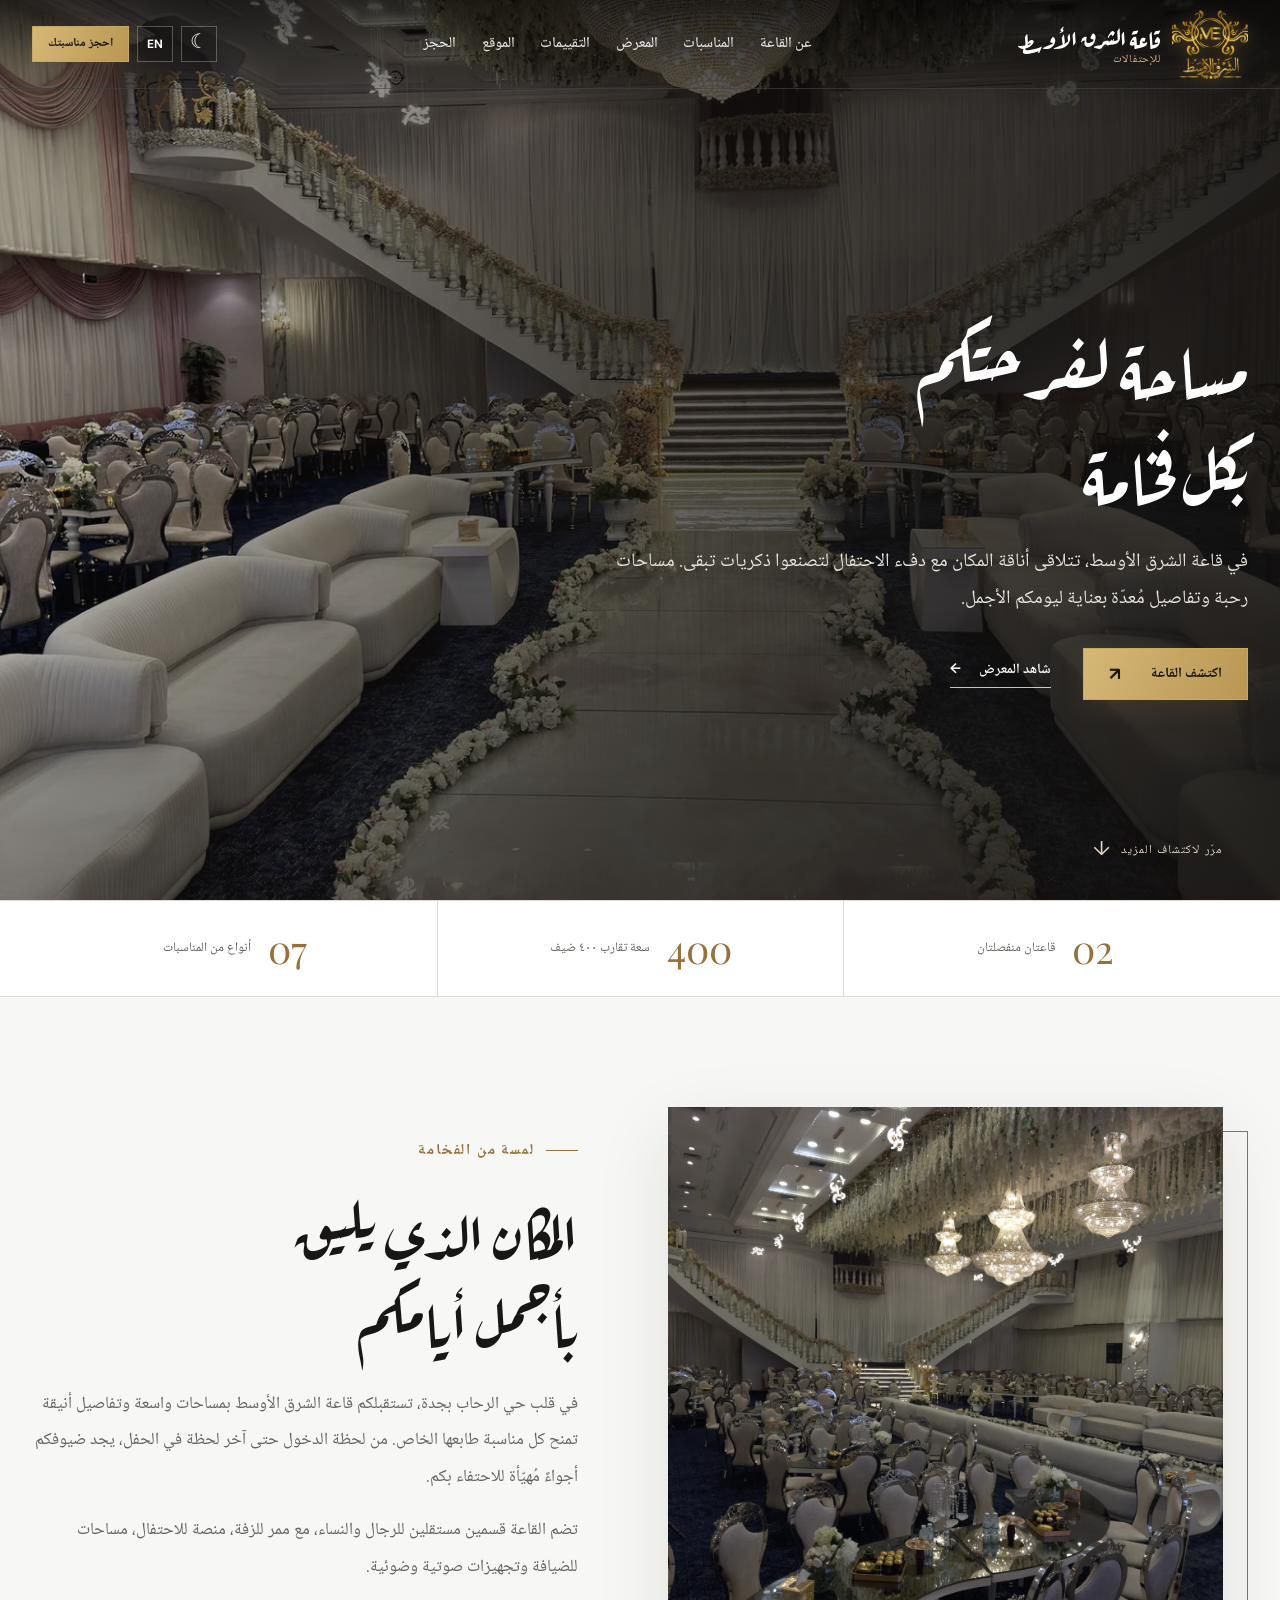
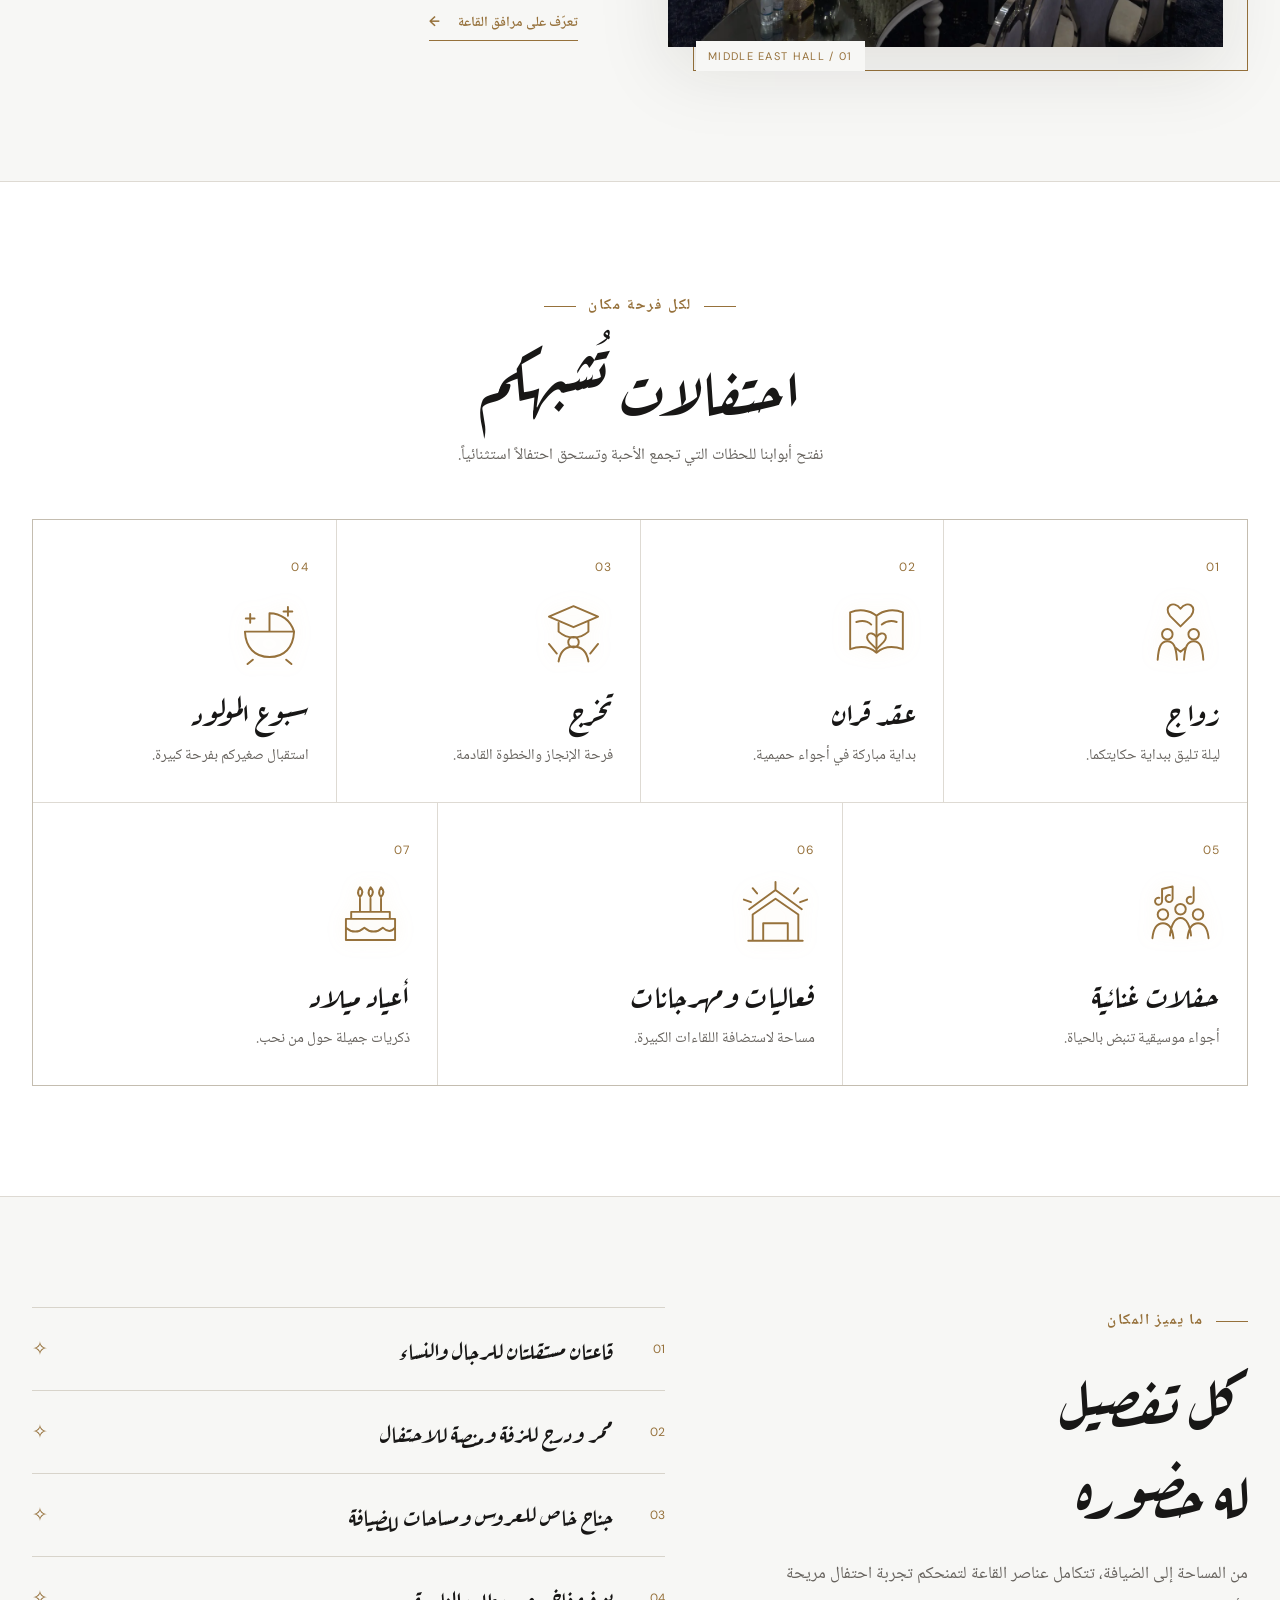
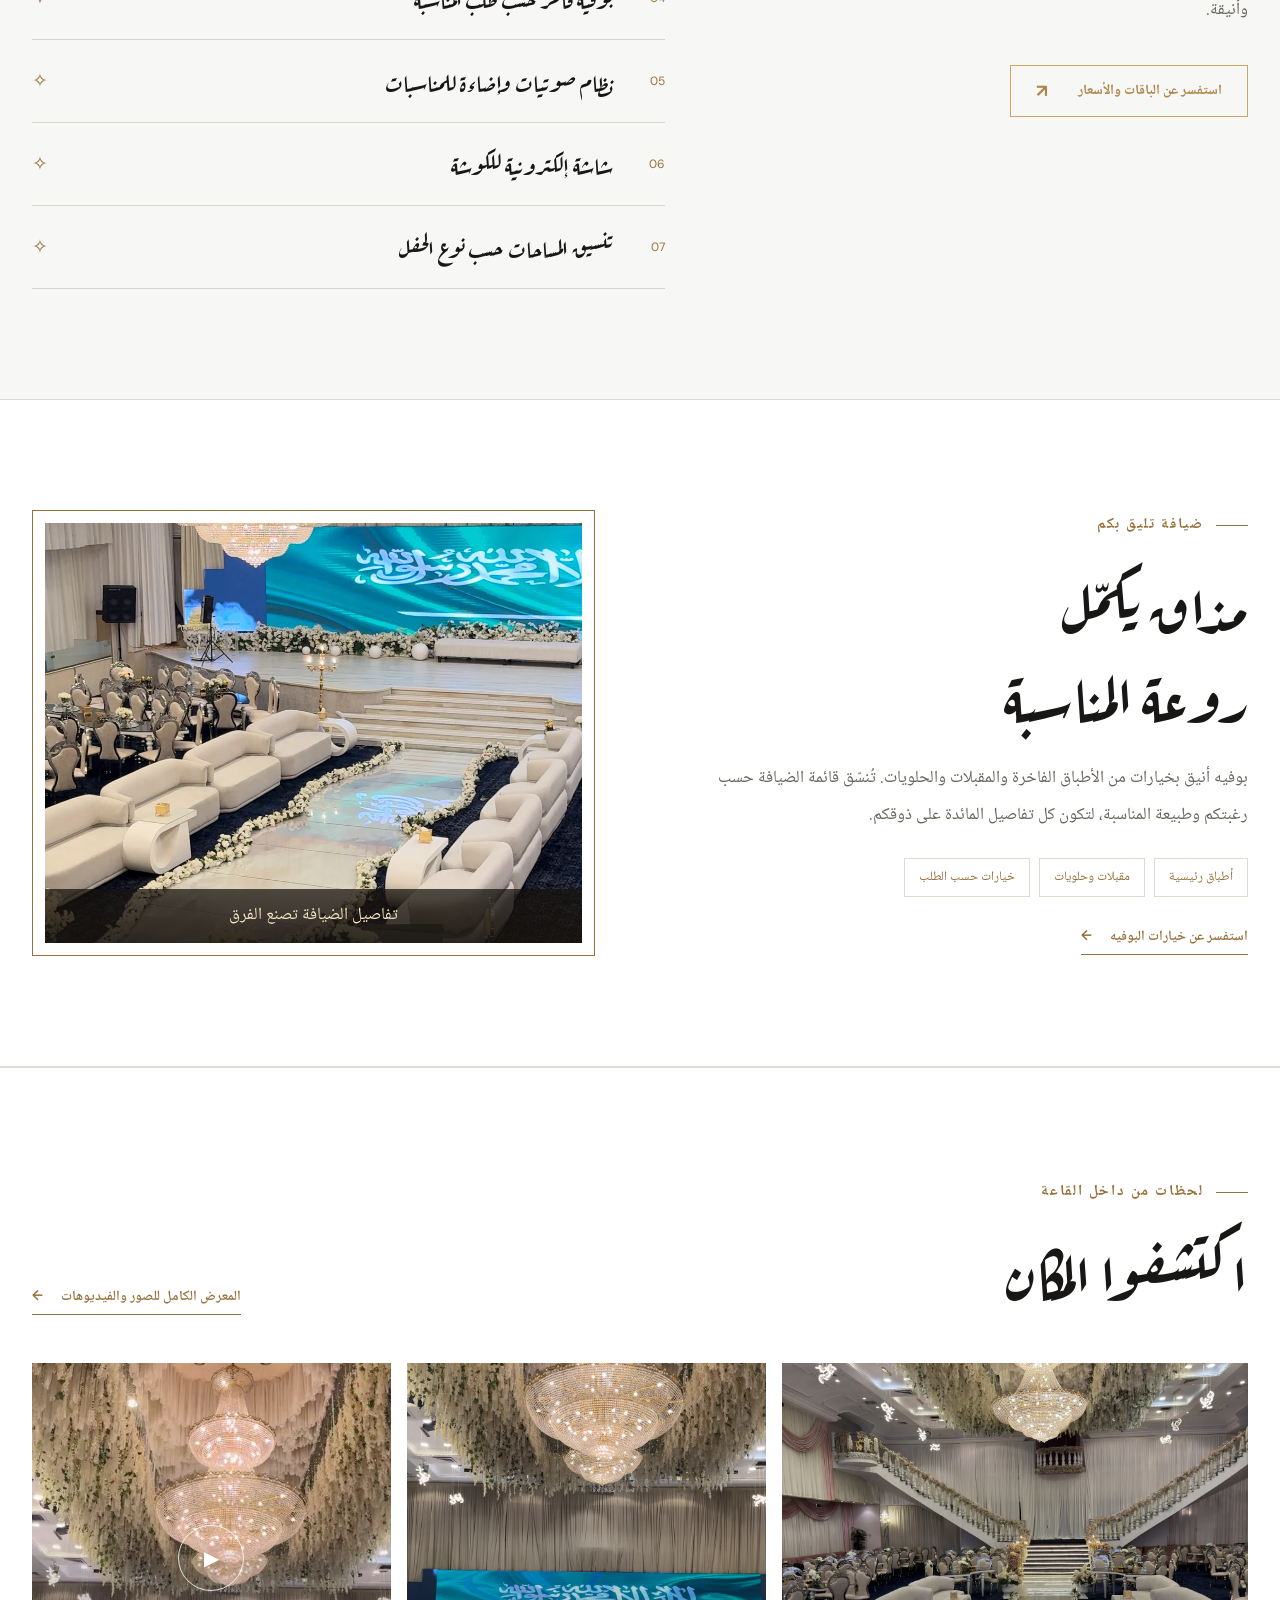
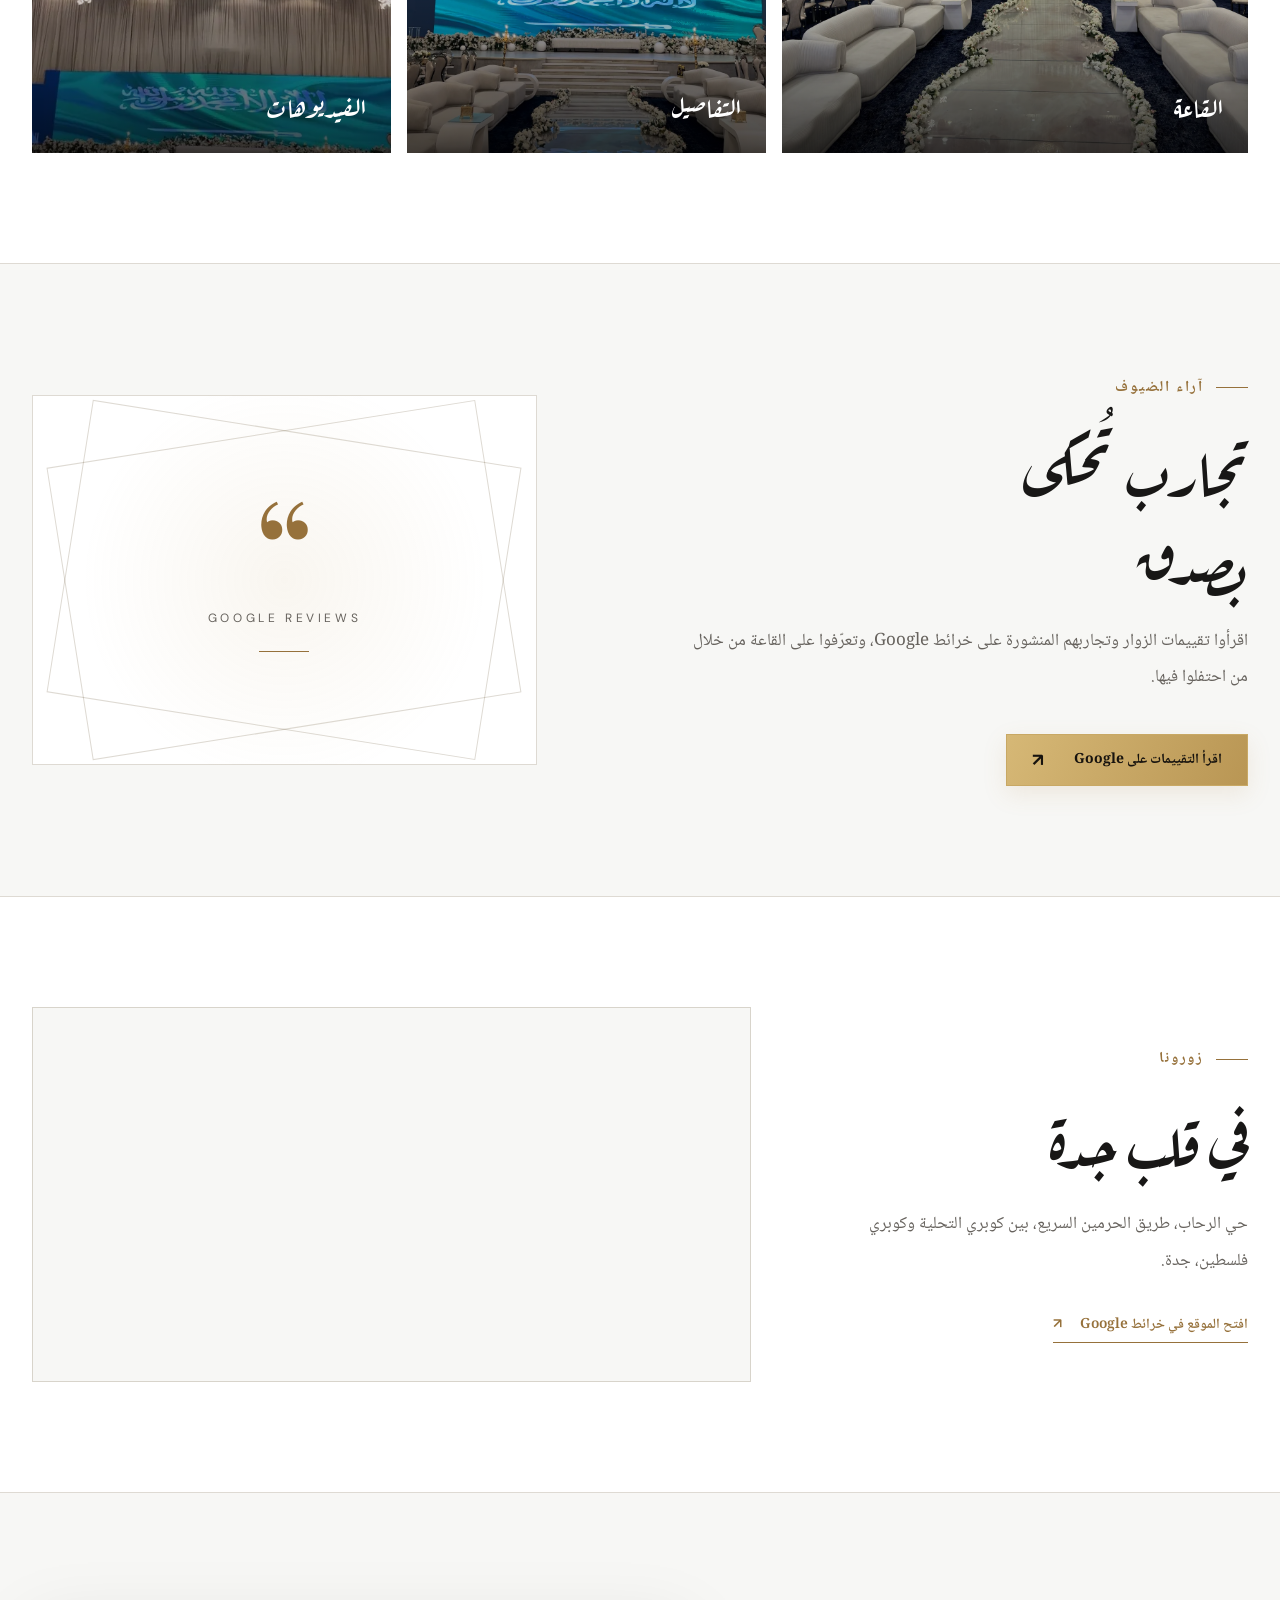
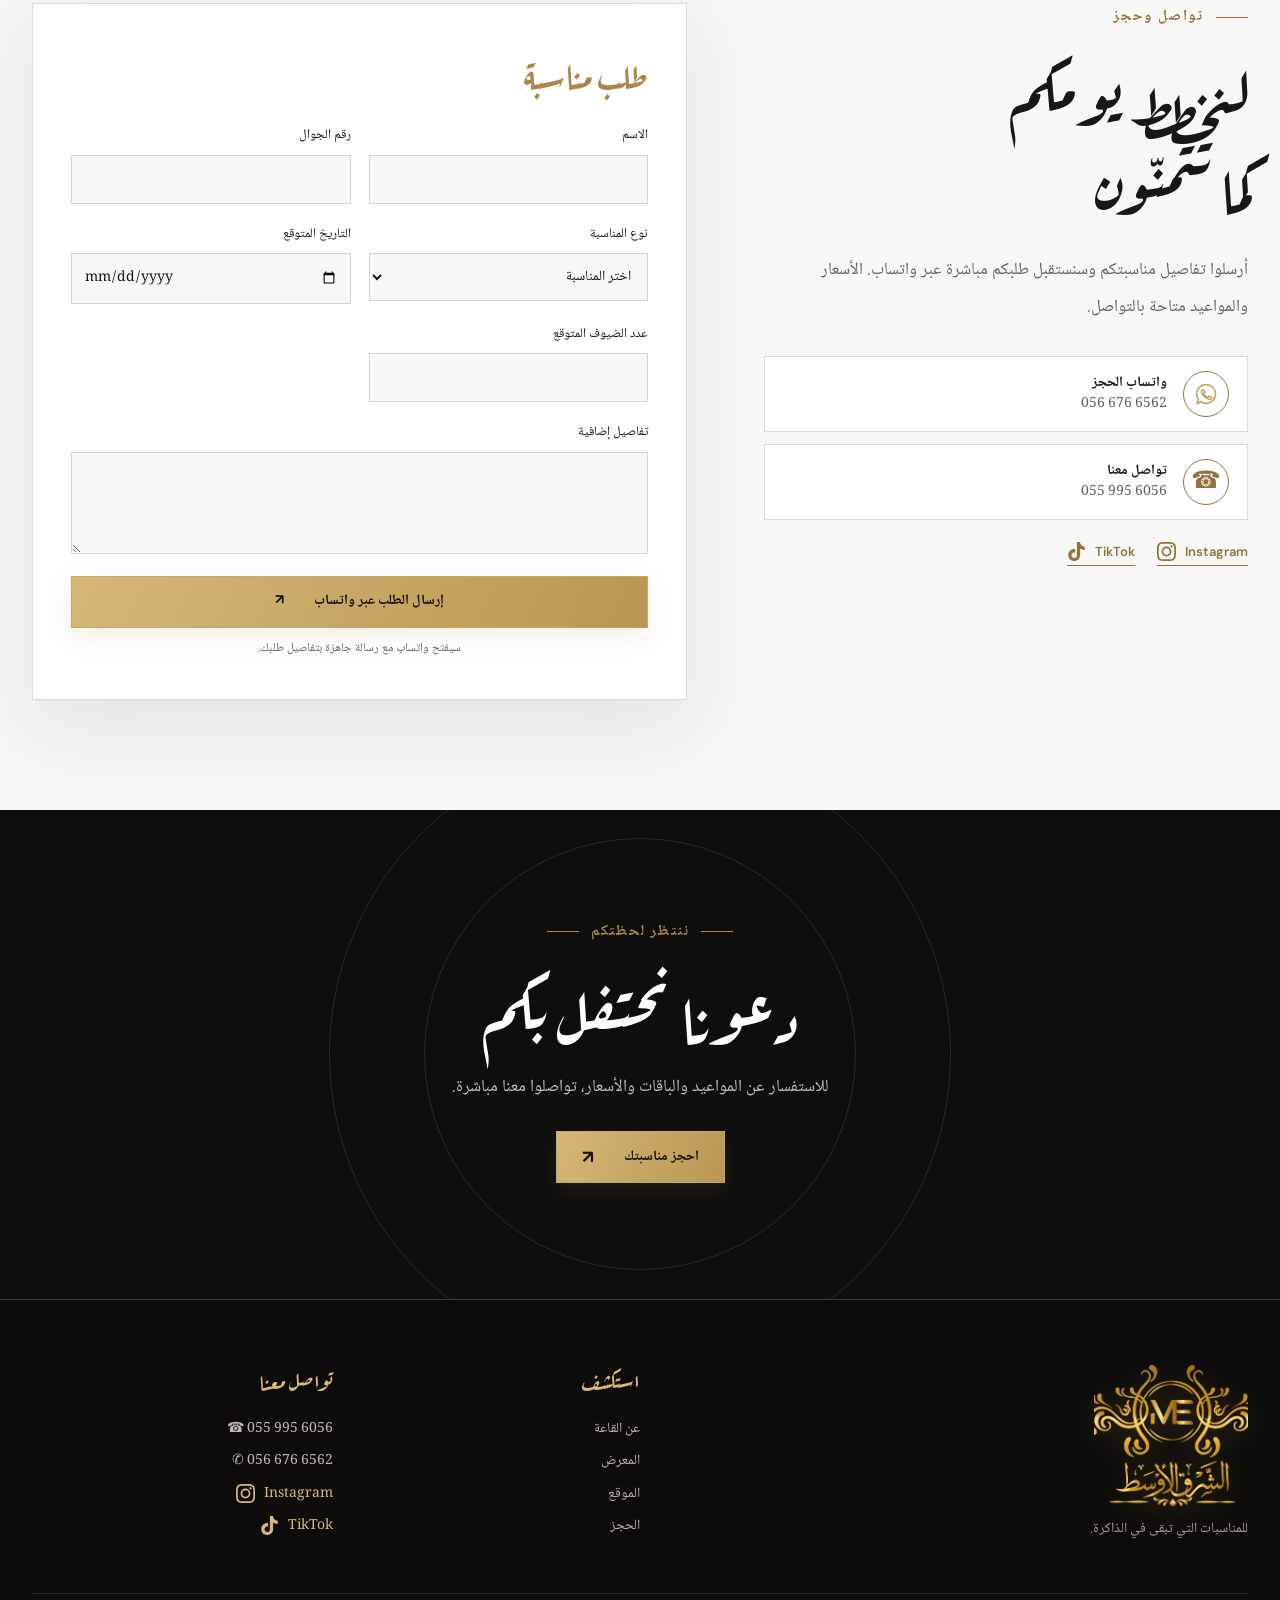
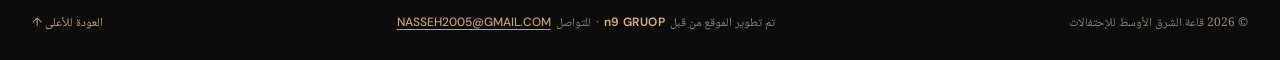
<file: index.html>
<!doctype html>
<html lang="ar" dir="rtl" data-theme="light">
<head>
  <meta charset="utf-8">
  <meta name="viewport" content="width=device-width, initial-scale=1">
  <meta name="theme-color" content="#f7f7f5">
  <meta name="description" content="قاعة الشرق الأوسط للإحتفالات في حي الرحاب بجدة. قاعتان للاحتفالات، للأعراس والتخرج والمناسبات الخاصة. اكتشف القاعة وتواصل للحجز.">
  <title>قاعة الشرق الأوسط للإحتفالات | جدة</title>
  <link rel="icon" type="image/svg+xml" href="favicon.svg">
  <link rel="preconnect" href="https://fonts.googleapis.com">
  <link rel="preconnect" href="https://fonts.gstatic.com" crossorigin>
  <link href="https://fonts.googleapis.com/css2?family=Aref+Ruqaa:wght@400;700&family=DM+Sans:wght@400;500;600;700&family=Noto+Naskh+Arabic:wght@400;500;600;700&family=Playfair+Display:wght@400;500;600&display=swap" rel="stylesheet">
  <link rel="stylesheet" href="styles.css">
  <script defer src="main.js"></script>
</head>
<body data-page="home">
  <a class="skip-link" href="#main" data-i18n="skip">تخطَّ إلى المحتوى</a>

  <header class="site-header" id="top">
    <div class="shell header-shell">
      <a class="brand" href="index.html" aria-label="قاعة الشرق الأوسط للإحتفالات">
        <img src="assets/brand-logo-transparent.png" alt="شعار قاعة الشرق الأوسط" width="76" height="70">
        <span class="brand-text"><strong data-i18n="brand">قاعة الشرق الأوسط</strong><small data-i18n="brandSub">للإحتفالات</small></span>
      </a>
      <nav class="site-nav" id="site-nav" aria-label="التنقل الرئيسي">
        <a href="#about" data-i18n="navAbout">عن القاعة</a>
        <a href="#occasions" data-i18n="navOccasions">المناسبات</a>
        <a href="#gallery" data-i18n="navGallery">المعرض</a>
        <a href="#reviews" data-i18n="navReviews">التقييمات</a>
        <a href="#location" data-i18n="navLocation">الموقع</a>
        <a href="#booking" data-i18n="navBooking">الحجز</a>
      </nav>
      <div class="header-actions">
        <button class="icon-button" id="theme-toggle" type="button" aria-label="تفعيل الوضع الداكن" title="الوضع الداكن"><span aria-hidden="true">☾</span></button>
        <button class="lang-button" id="lang-toggle" type="button" aria-label="Switch to English">EN</button>
        <a class="button button-small header-book" href="https://wa.me/966566766562?text=%D9%85%D8%B1%D8%AD%D8%A8%D8%A7%D8%8C%20%D8%A3%D8%B1%D8%BA%D8%A8%20%D8%A8%D8%A7%D9%84%D8%A7%D8%B3%D8%AA%D9%81%D8%B3%D8%A7%D8%B1%20%D8%B9%D9%86%20%D8%AD%D8%AC%D8%B2%20%D9%82%D8%A7%D8%B9%D8%A9%20%D8%A7%D9%84%D8%B4%D8%B1%D9%82%20%D8%A7%D9%84%D8%A3%D9%88%D8%B3%D8%B7" target="_blank" rel="noopener" data-i18n="bookNow">احجز مناسبتك</a>
        <button class="menu-button" id="menu-toggle" type="button" aria-controls="site-nav" aria-expanded="false" aria-label="فتح القائمة"><span></span><span></span><span></span></button>
      </div>
    </div>
  </header>

  <main id="main">
    <section class="hero" aria-labelledby="hero-title">
      <div class="hero-photo" role="img" aria-label="قاعة الشرق الأوسط مجهزة للاحتفال"></div>
      <div class="hero-wash"></div>
      <div class="shell hero-content">
        <h1 id="hero-title" data-i18n="heroTitle">مساحة لفرحتكم<br>بكل فخامة</h1>
        <p class="hero-description" data-i18n="heroDescription">في قاعة الشرق الأوسط، تتلاقى أناقة المكان مع دفء الاحتفال لتصنعوا ذكريات تبقى. مساحات رحبة وتفاصيل مُعدّة بعناية ليومكم الأجمل.</p>
        <div class="hero-actions">
          <a class="button" href="#about"><span data-i18n="exploreHall">اكتشف القاعة</span><span class="button-arrow" aria-hidden="true">↗</span></a>
          <a class="text-link light-link" href="gallery.html"><span data-i18n="browseGallery">شاهد المعرض</span><span aria-hidden="true">←</span></a>
        </div>
      </div>
      <div class="hero-bottom"><span data-i18n="scrollHint">مرّر لاكتشاف المزيد</span><span aria-hidden="true">↓</span></div>
    </section>

    <section class="intro-stats" aria-label="لمحة عن القاعة">
      <div class="shell stats-grid">
        <div><strong>02</strong><span data-i18n="statHalls">قاعتان منفصلتان</span></div>
        <div><strong>400</strong><span data-i18n="statGuests">سعة تقارب ٤٠٠ ضيف</span></div>
        <div><strong>07</strong><span data-i18n="statEvents">أنواع من المناسبات</span></div>
      </div>
    </section>

    <section class="section about-section" id="about">
      <div class="shell about-grid">
        <div class="about-visual">
          <div class="image-frame"><img src="assets/venue/photos/hall-side.webp" alt="جلسات الضيوف والثريات داخل قاعة الشرق الأوسط" loading="lazy"></div>
          <span class="image-index">01 / MIDDLE EAST HALL</span>
        </div>
        <div class="about-copy">
          <p class="eyebrow"><span class="eyebrow-line"></span><span data-i18n="aboutEyebrow">لمسة من الفخامة</span></p>
          <h2 data-i18n="aboutTitle">المكان الذي يليق<br>بأجمل أيامكم</h2>
          <p data-i18n="aboutText">في قلب حي الرحاب بجدة، تستقبلكم قاعة الشرق الأوسط بمساحات واسعة وتفاصيل أنيقة تمنح كل مناسبة طابعها الخاص. من لحظة الدخول حتى آخر لحظة في الحفل، يجد ضيوفكم أجواءً مُهيّأة للاحتفاء بكم.</p>
          <p data-i18n="aboutText2">تضم القاعة قسمين مستقلين للرجال والنساء، مع ممر للزفة، منصة للاحتفال، مساحات للضيافة وتجهيزات صوتية وضوئية.</p>
          <a class="text-link" href="#services"><span data-i18n="discoverServices">تعرّف على مرافق القاعة</span><span aria-hidden="true">←</span></a>
        </div>
      </div>
    </section>

    <section class="section occasions-section" id="occasions">
      <div class="shell">
        <div class="section-heading centered">
          <p class="eyebrow"><span class="eyebrow-line"></span><span data-i18n="occasionsEyebrow">لكل فرحة مكان</span><span class="eyebrow-line"></span></p>
          <h2 data-i18n="occasionsTitle">احتفالات تُشبهكم</h2>
          <p data-i18n="occasionsIntro">نفتح أبوابنا للحظات التي تجمع الأحبة وتستحق احتفالاً استثنائياً.</p>
        </div>
        <div class="occasion-grid">
          <article class="occasion-card"><span class="occasion-number">01</span><svg class="occasion-art wedding-art" viewBox="0 0 90 90" aria-hidden="true"><path class="pulse" d="M45 18c-8-11-20-2-12 8l12 12 12-12c8-10-4-19-12-8Z"/><g class="sway"><circle cx="30" cy="47" r="6"/><circle cx="60" cy="47" r="6"/><path d="M19 76c1-15 4-21 11-21s10 6 11 21M49 76c1-15 4-21 11-21s10 6 11 21M39 62l6 5 6-5"/></g></svg><h3 data-i18n="weddings">زواج</h3><p data-i18n="weddingsText">ليلة تليق ببداية حكايتكما.</p></article>
          <article class="occasion-card"><span class="occasion-number">02</span><svg class="occasion-art" viewBox="0 0 90 90" aria-hidden="true"><path d="M45 26c-8-7-20-8-30-4v42c11-4 22-3 30 4 8-7 19-8 30-4V22c-10-4-22-3-30 4Zm0 0v42M22 33c7-2 13-1 17 3M51 36c5-4 11-5 17-3"/><path class="pulse" d="M45 50c-7-9-15-1-8 6l8 8 8-8c7-7-1-15-8-6Z"/></svg><h3 data-i18n="marriageContract">عقد قران</h3><p data-i18n="marriageContractText">بداية مباركة في أجواء حميمية.</p></article>
          <article class="occasion-card"><span class="occasion-number">03</span><svg class="occasion-art graduation-art" viewBox="0 0 90 90" aria-hidden="true"><g class="toss"><path d="m45 15 28 12-28 12-28-12 28-12Zm17 18v10M28 34v10c10 9 24 9 34 0V34"/></g><circle cx="45" cy="56" r="6"/><path d="M28 78c2-12 8-17 17-17s15 5 17 17M26 69l-9-11M64 69l9-11"/></svg><h3 data-i18n="graduations">تخرج</h3><p data-i18n="graduationsText">فرحة الإنجاز والخطوة القادمة.</p></article>
          <article class="occasion-card"><span class="occasion-number">04</span><svg class="occasion-art baby-art" viewBox="0 0 90 90" aria-hidden="true"><path class="rock" d="M17 44h56c-1 18-11 29-28 29S18 62 17 44Zm28 0V23c13 0 24 8 28 21M26 76l-6 5M64 76l6 5"/><path class="pulse" d="M23 24v10m-5-5h10M66 16v10m-5-5h10"/></svg><h3 data-i18n="babyWelcome">سبوع المولود</h3><p data-i18n="babyWelcomeText">استقبال صغيركم بفرحة كبيرة.</p></article>
          <article class="occasion-card"><span class="occasion-number">05</span><svg class="occasion-art concert-art" viewBox="0 0 90 90" aria-hidden="true"><circle cx="25" cy="45" r="6"/><circle cx="45" cy="39" r="6"/><circle cx="65" cy="45" r="6"/><path d="M13 72c1-10 5-17 12-17s11 7 12 17M33 69c1-11 5-20 12-20s11 9 12 20M53 72c1-10 5-17 12-17s11 7 12 17"/><g class="notes"><path d="M24 16v14a4 4 0 1 1-3-4m3-10 12-3v14a4 4 0 1 1-3-4M60 14v15a4 4 0 1 1-3-4"/></g></svg><h3 data-i18n="concerts">حفلات غنائية</h3><p data-i18n="concertsText">أجواء موسيقية تنبض بالحياة.</p></article>
          <article class="occasion-card"><span class="occasion-number">06</span><svg class="occasion-art festival-art" viewBox="0 0 90 90" aria-hidden="true"><path d="M14 75h62M19 75V45l26-18 26 18v30M31 75V55h28v20M15 39l30-22 30 22"/><g class="spark"><path d="M45 8v8M19 15l5 6M71 15l-5 6M9 28l8 3M81 28l-8 3"/></g></svg><h3 data-i18n="festivals">فعاليات ومهرجانات</h3><p data-i18n="festivalsText">مساحة لاستضافة اللقاءات الكبيرة.</p></article>
          <article class="occasion-card"><span class="occasion-number">07</span><svg class="occasion-art birthday-art" viewBox="0 0 90 90" aria-hidden="true"><path d="M17 50h56v24H17V50Zm0 10c7 6 14 6 21 0 7 6 14 6 21 0 5 5 10 5 14 0M23 50v-8h44v8M33 42V27M45 42V27M57 42V27"/><g class="flame"><path d="M33 25c-4-4-2-8 0-11 3 3 4 7 0 11Zm12 0c-4-4-2-8 0-11 3 3 4 7 0 11Zm12 0c-4-4-2-8 0-11 3 3 4 7 0 11Z"/></g></svg><h3 data-i18n="birthdays">أعياد ميلاد</h3><p data-i18n="birthdaysText">ذكريات جميلة حول من نحب.</p></article>
        </div>
      </div>
    </section>

    <section class="section services-section" id="services">
      <div class="shell services-grid">
        <div class="services-heading">
          <p class="eyebrow"><span class="eyebrow-line"></span><span data-i18n="servicesEyebrow">ما يميز المكان</span></p>
          <h2 data-i18n="servicesTitle">كل تفصيل<br>له حضوره</h2>
          <p data-i18n="servicesIntro">من المساحة إلى الضيافة، تتكامل عناصر القاعة لتمنحكم تجربة احتفال مريحة وأنيقة.</p>
          <a class="button button-outline" href="https://wa.me/966566766562?text=%D9%85%D8%B1%D8%AD%D8%A8%D8%A7%D8%8C%20%D8%A3%D8%B1%D8%BA%D8%A8%20%D8%A8%D9%85%D8%B9%D8%B1%D9%81%D8%A9%20%D8%A8%D8%A7%D9%82%D8%A7%D8%AA%20%D9%82%D8%A7%D8%B9%D8%A9%20%D8%A7%D9%84%D8%B4%D8%B1%D9%82%20%D8%A7%D9%84%D8%A3%D9%88%D8%B3%D8%B7" target="_blank" rel="noopener"><span data-i18n="askPrice">استفسر عن الباقات والأسعار</span><span class="button-arrow" aria-hidden="true">↗</span></a>
        </div>
        <div class="services-list">
          <div class="service-row"><span>01</span><h3 data-i18n="service1">قاعتان مستقلتان للرجال والنساء</h3><span aria-hidden="true">✧</span></div>
          <div class="service-row"><span>02</span><h3 data-i18n="service2">ممر ودرج للزفة ومنصة للاحتفال</h3><span aria-hidden="true">✧</span></div>
          <div class="service-row"><span>03</span><h3 data-i18n="service3">جناح خاص للعروس ومساحات للضيافة</h3><span aria-hidden="true">✧</span></div>
          <div class="service-row"><span>04</span><h3 data-i18n="service4">بوفيه فاخر حسب طلب المناسبة</h3><span aria-hidden="true">✧</span></div>
          <div class="service-row"><span>05</span><h3 data-i18n="service5">نظام صوتيات وإضاءة للمناسبات</h3><span aria-hidden="true">✧</span></div>
          <div class="service-row"><span>06</span><h3 data-i18n="service6">شاشة إلكترونية للكوشة</h3><span aria-hidden="true">✧</span></div>
          <div class="service-row"><span>07</span><h3 data-i18n="service7">تنسيق المساحات حسب نوع الحفل</h3><span aria-hidden="true">✧</span></div>
        </div>
      </div>
    </section>

    <section class="section buffet-section" id="buffet">
      <div class="shell buffet-grid">
        <div class="buffet-copy"><p class="eyebrow"><span class="eyebrow-line"></span><span data-i18n="buffetEyebrow">ضيافة تليق بكم</span></p><h2 data-i18n="buffetTitle">مذاق يكمّل|روعة المناسبة</h2><p data-i18n="buffetText">بوفيه أنيق بخيارات من الأطباق الفاخرة والمقبلات والحلويات. تُنسّق قائمة الضيافة حسب رغبتكم وطبيعة المناسبة، لتكون كل تفاصيل المائدة على ذوقكم.</p><div class="buffet-points"><span data-i18n="buffetPoint1">أطباق رئيسية</span><span data-i18n="buffetPoint2">مقبلات وحلويات</span><span data-i18n="buffetPoint3">خيارات حسب الطلب</span></div><a class="text-link" href="#booking"><span data-i18n="planBuffet">استفسر عن خيارات البوفيه</span><span aria-hidden="true">←</span></a></div>
        <div class="buffet-visual"><img src="assets/venue/photos/stage-side.webp" alt="جلسات الضيوف وتجهيزات القاعة" loading="lazy"><span data-i18n="buffetCaption">تفاصيل الضيافة تصنع الفرق</span></div>
      </div>
    </section>

    <section class="section gallery-preview" id="gallery">
      <div class="shell">
        <div class="section-heading split-heading">
          <div><p class="eyebrow"><span class="eyebrow-line"></span><span data-i18n="galleryEyebrow">لحظات من داخل القاعة</span></p><h2 data-i18n="galleryTitle">اكتشفوا المكان</h2></div>
          <a class="text-link" href="gallery.html"><span data-i18n="allGallery">المعرض الكامل للصور والفيديوهات</span><span aria-hidden="true">←</span></a>
        </div>
        <div class="preview-grid">
          <a class="preview-tile preview-large" href="gallery.html"><img src="assets/venue/photos/aisle.webp" alt="ممر الاحتفال ومنصة الحفل" loading="eager"><span data-i18n="previewHall">القاعة</span></a>
          <a class="preview-tile" href="gallery.html"><img src="assets/venue/photos/stage-front.webp" alt="الثريات ومنصة الحفل" loading="eager"><span data-i18n="previewDetails">التفاصيل</span></a>
          <a class="preview-tile" href="gallery.html#videos"><img src="assets/venue/posters/chandeliers.webp" alt="مشهد من فيديو القاعة" loading="lazy"><span class="play-mark" aria-hidden="true">▶</span><span data-i18n="previewVideos">الفيديوهات</span></a>
        </div>
      </div>
    </section>

    <section class="section reviews-section" id="reviews">
      <div class="shell review-grid">
        <div><p class="eyebrow"><span class="eyebrow-line"></span><span data-i18n="reviewsEyebrow">آراء الضيوف</span></p><h2 data-i18n="reviewsTitle">تجارب تُحكى<br>بصدق</h2><p data-i18n="reviewsText">اقرأوا تقييمات الزوار وتجاربهم المنشورة على خرائط Google، وتعرّفوا على القاعة من خلال من احتفلوا فيها.</p><a class="button" href="https://www.google.com/maps?cid=5537637348381846499" target="_blank" rel="noopener"><span data-i18n="readGoogle">اقرأ التقييمات على Google</span><span class="button-arrow" aria-hidden="true">↗</span></a></div>
        <div class="review-visual" aria-hidden="true"><span class="quote-mark">“</span><span class="review-visual-text">GOOGLE REVIEWS</span><span class="review-visual-line"></span></div>
      </div>
    </section>

    <section class="section location-section" id="location">
      <div class="shell location-grid">
        <div class="location-copy"><p class="eyebrow"><span class="eyebrow-line"></span><span data-i18n="locationEyebrow">زورونا</span></p><h2 data-i18n="locationTitle">في قلب جدة</h2><p data-i18n="locationText">حي الرحاب، طريق الحرمين السريع، بين كوبري التحلية وكوبري فلسطين، جدة.</p><a class="text-link" href="https://www.google.com/maps?cid=5537637348381846499" target="_blank" rel="noopener"><span data-i18n="directions">افتح الموقع في خرائط Google</span><span aria-hidden="true">↗</span></a></div>
        <div class="map-frame"><iframe title="موقع قاعة الشرق الأوسط على الخريطة" src="https://www.google.com/maps?q=Middle%20Eastern%20Hall%20Al-Rehab%20Jeddah&output=embed" loading="lazy" referrerpolicy="no-referrer-when-downgrade" allowfullscreen></iframe></div>
      </div>
    </section>

    <section class="section booking-section" id="booking"><div class="shell booking-grid"><div class="booking-copy"><p class="eyebrow"><span class="eyebrow-line"></span><span data-i18n="bookingEyebrow">تواصل وحجز</span></p><h2 data-i18n="bookingTitle">لنخطط يومكم|كما تتمنّون</h2><p data-i18n="bookingIntro">أرسلوا تفاصيل مناسبتكم وسنستقبل طلبكم مباشرة عبر واتساب. الأسعار والمواعيد متاحة بالتواصل.</p><div class="contact-options"><a class="contact-option" href="https://wa.me/966566766562" target="_blank" rel="noopener"><span class="contact-icon" aria-hidden="true">✆</span><span><strong data-i18n="whatsappLabel">واتساب الحجز</strong><small dir="ltr">056 676 6562</small></span></a><a class="contact-option" href="tel:+966559956056"><span class="contact-icon" aria-hidden="true">☎</span><span><strong data-i18n="callLabel">تواصل معنا</strong><small dir="ltr">055 995 6056</small></span></a></div><div class="social-links"><a class="social-link" href="https://www.instagram.com/meweddings/?hl=ar" target="_blank" rel="noopener" aria-label="Instagram"><span class="social-icon social-icon-instagram" aria-hidden="true"></span><span>Instagram</span></a><a class="social-link" href="https://www.tiktok.com/@meweddinghall" target="_blank" rel="noopener" aria-label="TikTok"><span class="social-icon social-icon-tiktok" aria-hidden="true"></span><span>TikTok</span></a></div></div><form class="booking-form" id="booking-form"><h3 data-i18n="formTitle">طلب مناسبة</h3><div class="form-grid"><label><span data-i18n="formName">الاسم</span><input name="name" type="text" autocomplete="name" required></label><label><span data-i18n="formPhone">رقم الجوال</span><input name="phone" type="tel" inputmode="tel" autocomplete="tel" dir="ltr" required></label><label><span data-i18n="formOccasion">نوع المناسبة</span><select name="occasion" required><option value="" data-i18n="formChoose">اختر المناسبة</option><option data-i18n="weddings">زواج</option><option data-i18n="marriageContract">عقد قران</option><option data-i18n="graduations">تخرج</option><option data-i18n="babyWelcome">سبوع المولود</option><option data-i18n="concerts">حفلات غنائية</option><option data-i18n="festivals">فعاليات ومهرجانات</option><option data-i18n="birthdays">أعياد ميلاد</option></select></label><label><span data-i18n="formDate">التاريخ المتوقع</span><input name="date" type="date" required></label><label><span data-i18n="formGuests">عدد الضيوف المتوقع</span><input name="guests" type="number" min="1" max="1000" inputmode="numeric"></label><label class="full-field"><span data-i18n="formNotes">تفاصيل إضافية</span><textarea name="notes" rows="3"></textarea></label></div><button class="button form-submit" type="submit"><span data-i18n="formSubmit">إرسال الطلب عبر واتساب</span><span aria-hidden="true">↗</span></button><p class="form-hint" data-i18n="formHint">سيفتح واتساب مع رسالة جاهزة بتفاصيل طلبك.</p></form></div></section>
    <section class="closing-cta"><div class="shell closing-inner"><p class="eyebrow"><span class="eyebrow-line"></span><span data-i18n="closingEyebrow">ننتظر لحظتكم</span><span class="eyebrow-line"></span></p><h2 data-i18n="closingTitle">دعونا نحتفل بكم</h2><p data-i18n="closingText">للاستفسار عن المواعيد والباقات والأسعار، تواصلوا معنا مباشرة.</p><a class="button" href="#booking"><span data-i18n="bookNow">احجز مناسبتك</span><span class="button-arrow" aria-hidden="true">↗</span></a></div></section>
  </main>

  <footer class="site-footer"><div class="shell footer-grid"><div class="footer-brand"><img src="assets/brand-logo-transparent.png" alt="شعار قاعة الشرق الأوسط" width="142" height="132"><p data-i18n="footerLine">للمناسبات التي تبقى في الذاكرة.</p></div><div><h3 data-i18n="footerExplore">استكشف</h3><a href="#about" data-i18n="navAbout">عن القاعة</a><a href="gallery.html" data-i18n="navGallery">المعرض</a><a href="#location" data-i18n="navLocation">الموقع</a><a href="#booking" data-i18n="navBooking">الحجز</a></div><div><h3 data-i18n="footerContact">تواصل معنا</h3><a href="tel:+966559956056" dir="ltr">☎ 055 995 6056</a><a href="https://wa.me/966566766562" target="_blank" rel="noopener" dir="ltr">✆ 056 676 6562</a><a class="social-link" href="https://www.instagram.com/meweddings/?hl=ar" target="_blank" rel="noopener"><span class="social-icon social-icon-instagram" aria-hidden="true"></span><span>Instagram</span></a><a class="social-link" href="https://www.tiktok.com/@meweddinghall" target="_blank" rel="noopener"><span class="social-icon social-icon-tiktok" aria-hidden="true"></span><span>TikTok</span></a></div></div><div class="shell footer-bottom"><span>© <span id="year"></span> <span data-i18n="copyright">قاعة الشرق الأوسط للإحتفالات</span></span><span class="developer-credit"><span data-i18n="devCredit">تم تطوير الموقع من قبل</span> <strong dir="ltr">n9 GRUOP</strong> · <span data-i18n="devContact">للتواصل</span> <a href="mailto:nasseh2005@gmail.com" dir="ltr">NASSEH2005@GMAIL.COM</a></span><a href="#top" data-i18n="backTop">العودة للأعلى ↑</a></div></footer>
  <div class="mobile-contact-bar"><a href="https://wa.me/966566766562" target="_blank" rel="noopener"><span aria-hidden="true">✆</span><span data-i18n="whatsappLabel">واتساب الحجز</span></a><a href="tel:+966559956056"><span aria-hidden="true">☎</span><span data-i18n="callLabel">تواصل معنا</span></a></div>
</body>
</html>
</file>
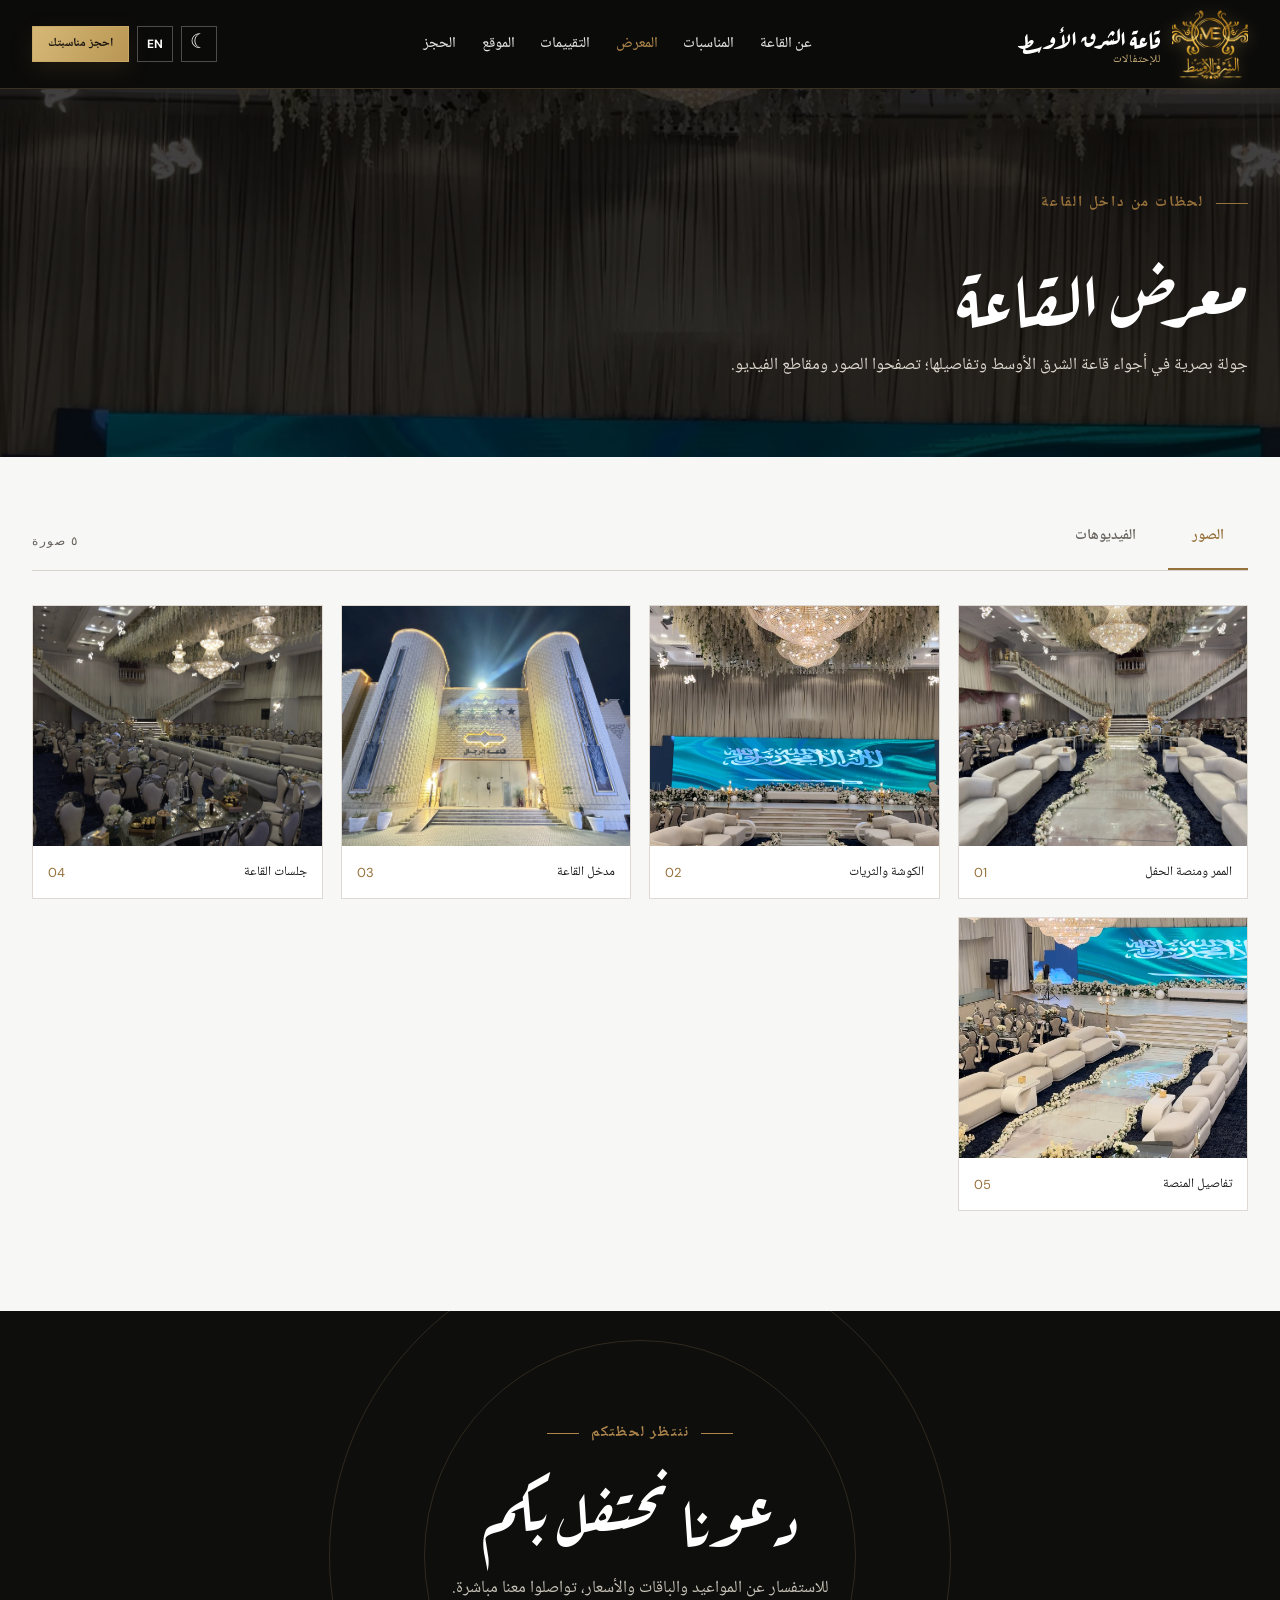
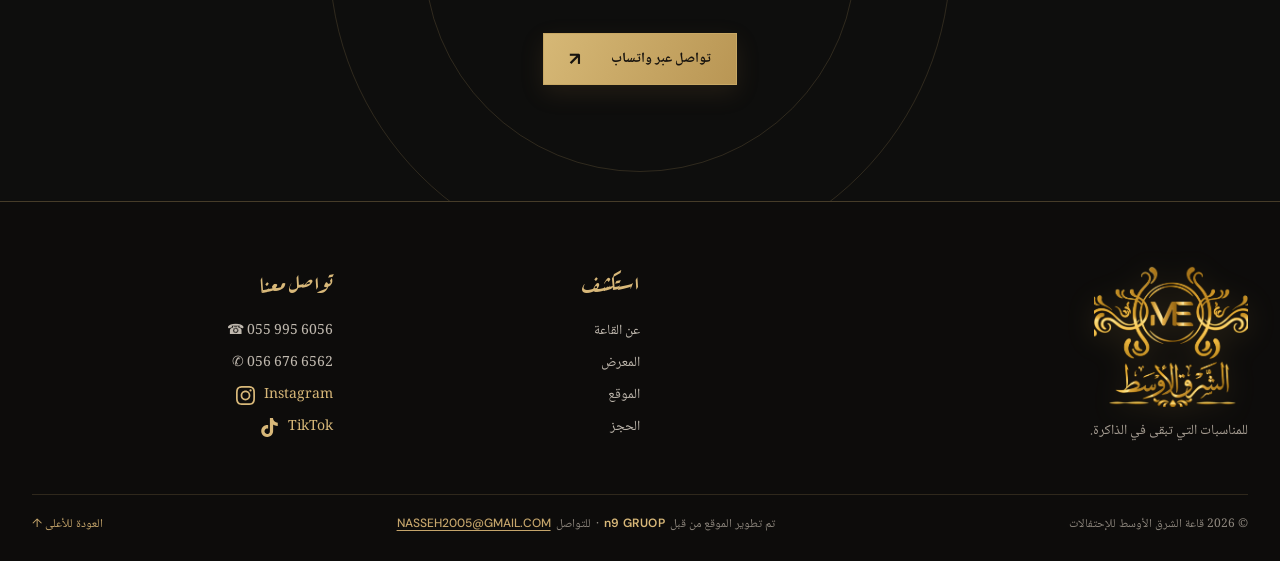
<file: gallery.html>
<!doctype html>
<html lang="ar" dir="rtl" data-theme="light">
<head>
  <meta charset="utf-8">
  <meta name="viewport" content="width=device-width, initial-scale=1">
  <meta name="theme-color" content="#f7f7f5">
  <meta name="description" content="المعرض الكامل لصور وفيديوهات قاعة الشرق الأوسط للإحتفالات في جدة.">
  <title>المعرض | قاعة الشرق الأوسط للإحتفالات</title>
  <link rel="icon" type="image/svg+xml" href="favicon.svg">
  <link rel="preconnect" href="https://fonts.googleapis.com">
  <link rel="preconnect" href="https://fonts.gstatic.com" crossorigin>
  <link href="https://fonts.googleapis.com/css2?family=Aref+Ruqaa:wght@400;700&family=DM+Sans:wght@400;500;600;700&family=Noto+Naskh+Arabic:wght@400;500;600;700&family=Playfair+Display:wght@400;500;600&display=swap" rel="stylesheet">
  <link rel="stylesheet" href="styles.css">
  <script defer src="main.js"></script>
  <script defer src="gallery.js"></script>
</head>
<body data-page="gallery">
  <a class="skip-link" href="#main" data-i18n="skip">تخطَّ إلى المحتوى</a>
  <header class="site-header inner-header" id="top">
    <div class="shell header-shell">
      <a class="brand" href="index.html" aria-label="قاعة الشرق الأوسط للإحتفالات"><img src="assets/brand-logo-transparent.png" alt="شعار قاعة الشرق الأوسط" width="76" height="70"><span class="brand-text"><strong data-i18n="brand">قاعة الشرق الأوسط</strong><small data-i18n="brandSub">للإحتفالات</small></span></a>
      <nav class="site-nav" id="site-nav" aria-label="التنقل الرئيسي"><a href="index.html#about" data-i18n="navAbout">عن القاعة</a><a href="index.html#occasions" data-i18n="navOccasions">المناسبات</a><a href="gallery.html" aria-current="page" data-i18n="navGallery">المعرض</a><a href="index.html#reviews" data-i18n="navReviews">التقييمات</a><a href="index.html#location" data-i18n="navLocation">الموقع</a><a href="index.html#booking" data-i18n="navBooking">الحجز</a></nav>
      <div class="header-actions"><button class="icon-button" id="theme-toggle" type="button" aria-label="تفعيل الوضع الداكن" title="الوضع الداكن"><span aria-hidden="true">☾</span></button><button class="lang-button" id="lang-toggle" type="button" aria-label="Switch to English">EN</button><a class="button button-small header-book" href="https://wa.me/966566766562?text=%D9%85%D8%B1%D8%AD%D8%A8%D8%A7%D8%8C%20%D8%A3%D8%B1%D8%BA%D8%A8%20%D8%A8%D8%A7%D9%84%D8%A7%D8%B3%D8%AA%D9%81%D8%B3%D8%A7%D8%B1%20%D8%B9%D9%86%20%D8%AD%D8%AC%D8%B2%20%D9%82%D8%A7%D8%B9%D8%A9%20%D8%A7%D9%84%D8%B4%D8%B1%D9%82%20%D8%A7%D9%84%D8%A3%D9%88%D8%B3%D8%B7" target="_blank" rel="noopener" data-i18n="bookNow">احجز مناسبتك</a><button class="menu-button" id="menu-toggle" type="button" aria-controls="site-nav" aria-expanded="false" aria-label="فتح القائمة"><span></span><span></span><span></span></button></div>
    </div>
  </header>

  <main id="main">
    <section class="gallery-hero"><div class="shell"><p class="eyebrow"><span class="eyebrow-line"></span><span data-i18n="galleryEyebrow">لحظات من داخل القاعة</span></p><h1 data-i18n="galleryPageTitle">معرض القاعة</h1><p data-i18n="galleryPageIntro">جولة بصرية في أجواء قاعة الشرق الأوسط وتفاصيلها؛ تصفحوا الصور ومقاطع الفيديو.</p></div></section>
    <section class="gallery-main" aria-label="صور وفيديوهات القاعة"><div class="shell">
      <div class="gallery-toolbar"><div class="gallery-tabs" role="tablist" aria-label="نوع الوسائط"><button class="gallery-tab" type="button" role="tab" id="photos-tab" aria-controls="gallery-panel" aria-selected="true" data-tab="photos" data-i18n="photos">الصور</button><button class="gallery-tab" type="button" role="tab" id="videos-tab" aria-controls="gallery-panel" aria-selected="false" data-tab="videos" data-i18n="videos">الفيديوهات</button></div><span class="gallery-count" id="gallery-count"></span></div>
      <div class="full-gallery-grid" id="gallery-panel" role="tabpanel" aria-labelledby="photos-tab"></div>
    </div></section>
    <section class="closing-cta"><div class="shell closing-inner"><p class="eyebrow"><span class="eyebrow-line"></span><span data-i18n="closingEyebrow">ننتظر لحظتكم</span><span class="eyebrow-line"></span></p><h2 data-i18n="closingTitle">دعونا نحتفل بكم</h2><p data-i18n="closingText">للاستفسار عن المواعيد والباقات والأسعار، تواصلوا معنا مباشرة.</p><a class="button" href="https://wa.me/966566766562?text=%D9%85%D8%B1%D8%AD%D8%A8%D8%A7%D8%8C%20%D8%A3%D8%B1%D8%BA%D8%A8%20%D8%A8%D8%A7%D9%84%D8%A7%D8%B3%D8%AA%D9%81%D8%B3%D8%A7%D8%B1%20%D8%B9%D9%86%20%D8%AD%D8%AC%D8%B2%20%D8%A7%D9%84%D9%82%D8%A7%D8%B9%D8%A9" target="_blank" rel="noopener"><span data-i18n="contactWhatsapp">تواصل عبر واتساب</span><span class="button-arrow" aria-hidden="true">↗</span></a></div></section>
  </main>

  <div class="lightbox" id="lightbox" role="dialog" aria-modal="true" aria-label="عرض الوسائط" hidden><button class="lightbox-close" id="lightbox-close" type="button" aria-label="إغلاق">×</button><button class="lightbox-prev" id="lightbox-prev" type="button" aria-label="السابق">‹</button><div class="lightbox-inner" id="lightbox-inner"></div><button class="lightbox-next" id="lightbox-next" type="button" aria-label="التالي">›</button></div>

  <footer class="site-footer"><div class="shell footer-grid"><div class="footer-brand"><img src="assets/brand-logo-transparent.png" alt="شعار قاعة الشرق الأوسط" width="142" height="132"><p data-i18n="footerLine">للمناسبات التي تبقى في الذاكرة.</p></div><div><h3 data-i18n="footerExplore">استكشف</h3><a href="index.html#about" data-i18n="navAbout">عن القاعة</a><a href="gallery.html" data-i18n="navGallery">المعرض</a><a href="index.html#location" data-i18n="navLocation">الموقع</a><a href="index.html#booking" data-i18n="navBooking">الحجز</a></div><div><h3 data-i18n="footerContact">تواصل معنا</h3><a href="tel:+966559956056" dir="ltr">☎ 055 995 6056</a><a href="https://wa.me/966566766562" target="_blank" rel="noopener" dir="ltr">✆ 056 676 6562</a><a class="social-link" href="https://www.instagram.com/meweddings/?hl=ar" target="_blank" rel="noopener"><span class="social-icon social-icon-instagram" aria-hidden="true"></span><span>Instagram</span></a><a class="social-link" href="https://www.tiktok.com/@meweddinghall" target="_blank" rel="noopener"><span class="social-icon social-icon-tiktok" aria-hidden="true"></span><span>TikTok</span></a></div></div><div class="shell footer-bottom"><span>© <span id="year"></span> <span data-i18n="copyright">قاعة الشرق الأوسط للإحتفالات</span></span><span class="developer-credit"><span data-i18n="devCredit">تم تطوير الموقع من قبل</span> <strong dir="ltr">n9 GRUOP</strong> · <span data-i18n="devContact">للتواصل</span> <a href="mailto:nasseh2005@gmail.com" dir="ltr">NASSEH2005@GMAIL.COM</a></span><a href="#top" data-i18n="backTop">العودة للأعلى ↑</a></div></footer>
  <div class="mobile-contact-bar"><a href="https://wa.me/966566766562" target="_blank" rel="noopener"><span aria-hidden="true">✆</span><span data-i18n="whatsappLabel">واتساب الحجز</span></a><a href="tel:+966559956056"><span aria-hidden="true">☎</span><span data-i18n="callLabel">تواصل معنا</span></a></div>
</body>
</html>
</file>
<file: styles.css>
:root{--bg:#11100f;--surface:#1b1917;--surface-2:#24211e;--text:#f6f3ed;--muted:#b5afa6;--gold:#c5a56b;--gold-bright:#ead09a;--line:rgba(197,165,107,.25);--shadow:0 24px 75px rgba(0,0,0,.25);--font-body:"Noto Naskh Arabic","DM Sans",sans-serif;--font-display:"Aref Ruqaa","Playfair Display",serif}
html[data-theme="light"]{--bg:#f7f7f5;--surface:#fff;--surface-2:#eeece8;--text:#181716;--muted:#66625d;--gold:#96713b;--gold-bright:#ae864c;--line:rgba(90,70,38,.2);--shadow:0 24px 70px rgba(30,25,16,.1)}
*{box-sizing:border-box}
html{scroll-behavior:smooth;scroll-padding-top:92px}
body{margin:0;background:var(--bg);color:var(--text);font-family:var(--font-body);font-size:16px;line-height:1.8;transition:background .35s,color .35s;overflow-x:hidden}
[hidden]{display:none!important}
a{color:inherit;text-decoration:none}
button{font:inherit}
img{max-width:100%;display:block}
::selection{background:var(--gold);color:#13110e}
.shell{width:min(100% - 64px,1220px);margin-inline:auto}
.skip-link{position:fixed;inset-block-start:-70px;inset-inline-start:18px;z-index:200;background:var(--gold);color:#111;padding:8px 18px}
.skip-link:focus{inset-block-start:10px}
:focus-visible{outline:2px solid var(--gold-bright);outline-offset:4px}
.site-header{position:absolute;inset:0 0 auto;z-index:30;color:#fff;border-bottom:1px solid rgba(255,255,255,.16);background:linear-gradient(180deg,rgba(0,0,0,.58),rgba(0,0,0,.04))}
.header-shell{min-height:94px;display:flex;align-items:center;gap:28px}
.brand{display:flex;align-items:center;gap:11px;flex-shrink:0;line-height:1.3}
.brand img{width:55px;height:55px;object-fit:contain;border:1px solid rgba(219,178,103,.45);background:#000}
.brand-text{display:flex;flex-direction:column;white-space:nowrap}
.brand-text strong{font-family:"Aref Ruqaa",serif;font-size:19px;font-weight:700}
.brand-text small{color:#dbbd82;font-size:11px;letter-spacing:.08em}
.site-nav{display:flex;align-items:center;justify-content:center;gap:clamp(16px,2vw,30px);flex:1}
.site-nav a{font-size:14px;font-weight:500;white-space:nowrap;opacity:.88;transition:color .2s,opacity .2s}
.site-nav a:hover,.site-nav a[aria-current="page"]{color:var(--gold-bright);opacity:1}
.header-actions{display:flex;align-items:center;gap:8px}
.icon-button,.lang-button,.menu-button{border:1px solid rgba(255,255,255,.27);background:rgba(0,0,0,.1);color:#fff;cursor:pointer;height:36px;min-width:36px;display:grid;place-items:center;transition:background .2s,border-color .2s}
.icon-button:hover,.lang-button:hover,.menu-button:hover{border-color:var(--gold);background:rgba(197,165,107,.16)}
.icon-button{font-size:20px;line-height:1}
.lang-button{font:700 12px "DM Sans",sans-serif;letter-spacing:.04em;padding:0 8px}
.menu-button{display:none;width:38px;gap:3px;padding:9px}
.menu-button span{width:18px;height:1px;background:#fff;display:block}
.button{display:inline-flex;align-items:center;justify-content:center;gap:30px;min-height:52px;padding:11px 25px;background:linear-gradient(115deg,#d6b876,#b99654);color:#17130e;border:1px solid #c8a864;font-weight:700;font-size:14px;line-height:1.3;cursor:pointer;transition:transform .25s,box-shadow .25s,background .25s;box-shadow:0 8px 24px rgba(174,135,68,.13)}
.button:hover{transform:translateY(-3px);box-shadow:0 16px 30px rgba(174,135,68,.22)}
.button-small{min-height:36px;padding:8px 15px;font-size:12px;white-space:nowrap}
.button-arrow{font-family:"DM Sans",sans-serif;font-size:18px;line-height:1}
.button-outline{background:transparent;color:var(--gold-bright);box-shadow:none}
.button-outline:hover{background:rgba(197,165,107,.08)}
.text-link{display:inline-flex;align-items:center;gap:18px;color:var(--gold);font-weight:600;font-size:14px;border-bottom:1px solid var(--gold);padding-bottom:6px;line-height:1.5;transition:gap .2s,color .2s}
.text-link:hover{gap:24px;color:var(--gold-bright)}
.light-link{color:#fff;border-color:rgba(255,255,255,.75)}
.hero{min-height:min(850px,100svh);height:100svh;max-height:940px;position:relative;display:flex;align-items:center;color:#fff;background:#090909;isolation:isolate;overflow:hidden}
.hero-photo,.hero-wash{position:absolute;inset:0;z-index:-2}
.hero-photo{background:url("assets/venue/photos/aisle.webp") center 53%/cover no-repeat;transform:scale(1.02)}
.hero-wash{z-index:-1;background:linear-gradient(90deg,rgba(6,6,6,.2),rgba(5,5,5,.65) 48%,rgba(5,5,5,.9) 100%),linear-gradient(0deg,rgba(0,0,0,.5),transparent 38%)}
[dir="ltr"] .hero-wash{background:linear-gradient(270deg,rgba(6,6,6,.2),rgba(5,5,5,.65) 48%,rgba(5,5,5,.9) 100%),linear-gradient(0deg,rgba(0,0,0,.5),transparent 38%)}
.hero-content{padding-top:110px;position:relative}
.eyebrow{display:flex;align-items:center;gap:12px;margin:0 0 20px;color:var(--gold);font-size:12px;font-weight:700;letter-spacing:.2em;text-transform:uppercase}
.eyebrow-line{width:32px;height:1px;background:currentColor;display:inline-block;flex-shrink:0}
.hero-eyebrow{color:var(--gold-bright);font-size:13px}
h1,h2,h3,p{margin-block-start:0}
h1,h2{font-family:var(--font-display);font-weight:400;line-height:1.2}
h1{font-size:clamp(50px,6vw,93px);max-width:810px;margin-bottom:22px;text-wrap:balance}
h2{font-size:clamp(42px,4.4vw,72px);margin-bottom:25px;text-wrap:balance}
.hero-description{max-width:610px;font-size:17px;line-height:2;color:#e9e5de;margin-bottom:30px}
.hero-actions{display:flex;align-items:center;gap:32px;flex-wrap:wrap}
.hero-bottom{position:absolute;inset-block-end:30px;inset-inline-start:4.5%;display:flex;align-items:center;gap:10px;font-size:12px;letter-spacing:.08em;color:#e0d7c8}
.hero-bottom span:last-child{font-size:20px}
.intro-stats{border-block:1px solid var(--line);background:var(--surface)}
.stats-grid{display:grid;grid-template-columns:repeat(3,1fr)}
.stats-grid>div{display:flex;align-items:center;justify-content:center;gap:17px;padding:28px 16px;border-inline-end:1px solid var(--line)}
.stats-grid>div:last-child{border-inline-end:0}
.stats-grid strong{font:400 39px "Playfair Display",serif;color:var(--gold);line-height:1}
.stats-grid span{color:var(--muted);font-size:13px}
.section{padding:110px 0}
.about-grid{display:grid;grid-template-columns:1.03fr .97fr;gap:clamp(50px,7vw,100px);align-items:center}
.about-visual{position:relative;padding:0 25px 24px 0}
[dir="ltr"] .about-visual{padding:0 0 24px 25px}
.about-visual::after{content:"";position:absolute;inset:24px 0 0 25px;border:1px solid var(--gold);z-index:-1}
[dir="ltr"] .about-visual::after{inset:24px 25px 0 0}
.image-frame{height:540px;overflow:hidden;box-shadow:var(--shadow)}
.image-frame img{width:100%;height:100%;object-fit:cover;transition:transform .6s}
.image-frame:hover img{transform:scale(1.035)}
.image-index{position:absolute;inset-block-end:0;inset-inline-end:28px;background:var(--bg);padding:8px 12px;color:var(--gold);font:11px "DM Sans",sans-serif;letter-spacing:.12em}
.about-copy>p:not(.eyebrow),.services-heading>p:not(.eyebrow),.location-copy>p:not(.eyebrow),.review-grid>div:first-child>p:not(.eyebrow){font-size:16px;line-height:2.15;color:var(--muted);max-width:570px}
.about-copy .text-link{margin-top:10px}
.occasions-section{background:var(--surface);border-block:1px solid var(--line)}
.section-heading{margin-bottom:48px}
.section-heading h2{margin-bottom:12px}
.section-heading>p:last-child{color:var(--muted);font-size:16px}
.centered{text-align:center}
.centered .eyebrow{justify-content:center}
.occasion-grid{display:grid;grid-template-columns:repeat(4,1fr);gap:1px;background:var(--line);border:1px solid var(--line)}
.occasion-card{min-height:272px;background:var(--surface);padding:32px 27px;position:relative;transition:background .25s}
.occasion-card:hover{background:var(--surface-2)}
.occasion-number{color:var(--gold);font:12px "DM Sans",sans-serif;letter-spacing:.1em}
.occasion-symbol{display:block;color:var(--gold);font-size:38px;margin:10px 0 20px;line-height:1}
.occasion-card h3{font-family:var(--font-display);font-size:27px;font-weight:400;margin:0 0 9px;line-height:1.4}
.occasion-card p{font-size:14px;color:var(--muted);line-height:1.9;margin:0}
.services-grid{display:grid;grid-template-columns:.85fr 1.15fr;gap:clamp(60px,9vw,130px);align-items:start}
.services-heading .button{margin-top:18px}
.services-list{border-top:1px solid var(--line)}
.service-row{display:grid;grid-template-columns:40px 1fr 24px;align-items:center;gap:12px;padding:23px 0;border-bottom:1px solid var(--line)}
.service-row>span{color:var(--gold);font:12px "DM Sans",sans-serif}
.service-row>span:last-child{font-size:19px;text-align:end}
.service-row h3{margin:0;font-family:var(--font-display);font-size:24px;font-weight:400;line-height:1.5}
.gallery-preview{background:var(--surface);border-block:1px solid var(--line)}
.split-heading{display:flex;align-items:end;justify-content:space-between;gap:20px}
.split-heading h2{margin:0}
.preview-grid{display:grid;grid-template-columns:1.3fr 1fr 1fr;gap:16px;height:390px}
.preview-tile{position:relative;overflow:hidden;background:#191919;isolation:isolate}
.preview-tile.preview-large{background:#24201d url("assets/venue/photos/aisle.webp") center/cover no-repeat}
.preview-grid .preview-tile:nth-child(2){background:#24201d url("assets/venue/photos/stage-front.webp") center/cover no-repeat}
.preview-tile::after{content:"";position:absolute;inset:45% 0 0;background:linear-gradient(0deg,rgba(0,0,0,.7),transparent);z-index:0}
.preview-tile img{width:100%;height:100%;object-fit:cover;transition:transform .5s,filter .5s}
.preview-tile:hover img{transform:scale(1.06);filter:brightness(.8)}
.preview-tile>span:not(.play-mark){position:absolute;inset-block-end:21px;inset-inline-start:24px;z-index:1;color:#fff;font-family:var(--font-display);font-size:27px}
.play-mark{position:absolute;inset:50% auto auto 50%;transform:translate(-50%,-50%);width:66px;height:66px;border:1px solid rgba(255,255,255,.8);border-radius:50%;display:grid;place-items:center;color:#fff;font:20px "DM Sans",sans-serif;z-index:1}
.review-grid{display:grid;grid-template-columns:1fr .8fr;gap:80px;align-items:center}
.review-grid>div:first-child .button{margin-top:20px}
.review-visual{height:370px;border:1px solid var(--line);background:radial-gradient(circle at center,rgba(197,165,107,.1),transparent 65%),var(--surface);display:flex;flex-direction:column;align-items:center;justify-content:center;position:relative;overflow:hidden}
.review-visual::before,.review-visual::after{content:"";width:86%;height:80%;border:1px solid var(--line);position:absolute;transform:rotate(9deg)}
.review-visual::after{transform:rotate(-9deg)}
.quote-mark{font:150px "Playfair Display",serif;line-height:.55;color:var(--gold);z-index:1}
.review-stars{color:var(--gold);font-size:23px;letter-spacing:.2em;z-index:1}
.review-visual-text{margin-top:20px;color:var(--muted);font:12px "DM Sans",sans-serif;letter-spacing:.3em;z-index:1}
.review-visual-line{height:1px;width:50px;background:var(--gold);margin-top:25px;z-index:1}
.location-section{background:var(--surface);border-block:1px solid var(--line)}
.location-grid{display:grid;grid-template-columns:.75fr 1.25fr;gap:65px;align-items:center}
.location-copy .text-link{margin-top:18px}
.map-frame{height:375px;border:1px solid var(--line);padding:8px;background:var(--bg)}
.map-frame iframe{width:100%;height:100%;border:0;filter:grayscale(1) contrast(.95)}
.closing-cta{background:#0e0e0d;color:#fff;text-align:center;position:relative;overflow:hidden;padding:108px 0 116px;border-bottom:1px solid rgba(197,165,107,.3)}
.closing-cta::before,.closing-cta::after{content:"";width:430px;height:430px;border:1px solid rgba(197,165,107,.18);border-radius:50%;position:absolute;top:50%;left:50%;transform:translate(-50%,-50%)}
.closing-cta::after{width:620px;height:620px}
.closing-inner{position:relative;z-index:1}
.closing-inner .eyebrow{justify-content:center;color:var(--gold-bright)}
.closing-inner h2{font-size:clamp(48px,5.3vw,82px);margin-bottom:12px}
.closing-inner>p:not(.eyebrow){color:#c8c3b8;margin:0 0 27px}
.site-footer{background:#0d0c0b;color:#ece8e0;padding:62px 0 24px}
.footer-grid{display:grid;grid-template-columns:1.7fr .8fr .9fr;gap:40px;padding-bottom:50px}
.footer-brand img{width:118px;height:110px;object-fit:contain;margin-bottom:10px}
.footer-brand p{font-size:14px;color:#aaa196;margin:0}
.footer-grid h3{font:400 23px "Aref Ruqaa",serif;color:#d8b879;margin:0 0 15px}
.footer-grid>div:not(:first-child){display:flex;flex-direction:column;align-items:flex-start}
.footer-grid a{color:#bfb8ae;font-size:14px;line-height:2.3;transition:color .2s}
.footer-grid a:hover{color:#e3c68c}
.footer-grid a.social-link{color:#d8b879}
.footer-grid a.social-link:hover{color:#f1d7a4}
.footer-bottom{border-top:1px solid rgba(197,165,107,.18);padding-top:19px;display:flex;justify-content:space-between;gap:20px;color:#8e877e;font-size:12px}
.footer-bottom a{color:#c5a56b}
/* Gallery page */
.inner-header{position:relative;background:#0b0b0a;border-bottom-color:rgba(197,165,107,.25)}
.gallery-hero{background:#11100f url("assets/venue/photos/stage-front.webp") center 45%/cover no-repeat;position:relative;color:#fff;isolation:isolate;padding:100px 0 74px}
.gallery-hero::before{content:"";position:absolute;inset:0;background:rgba(0,0,0,.74);z-index:-1}
.gallery-hero h1{font-size:clamp(55px,6vw,88px);margin:0 0 7px}
.gallery-hero p:last-child{max-width:660px;color:#ded8cf;margin:0;font-size:17px}
.gallery-main{min-height:60vh;padding:55px 0 100px}
.gallery-toolbar{display:flex;align-items:center;justify-content:space-between;gap:20px;flex-wrap:wrap;margin-bottom:34px;border-bottom:1px solid var(--line)}
.gallery-tabs{display:flex;gap:8px}
.gallery-tab{border:0;border-bottom:2px solid transparent;background:transparent;color:var(--muted);padding:10px 24px 18px;cursor:pointer;font-size:15px;font-weight:600;transition:color .2s,border-color .2s}
.gallery-tab:hover,.gallery-tab[aria-selected="true"]{color:var(--gold);border-bottom-color:var(--gold)}
.gallery-count{font:12px "DM Sans",sans-serif;color:var(--muted);letter-spacing:.14em}
.full-gallery-grid{display:grid;grid-template-columns:repeat(4,minmax(0,1fr));gap:18px}
.gallery-card{position:relative;padding:0;border:1px solid var(--line);background:var(--surface);color:var(--text);text-align:start;cursor:pointer;overflow:hidden;min-width:0}
.gallery-card img{width:100%;height:240px;object-fit:cover;transition:transform .45s,filter .45s}
.gallery-card:hover img{transform:scale(1.06);filter:brightness(.8)}
.gallery-card-info{display:flex;align-items:center;justify-content:space-between;gap:8px;padding:12px 15px;min-height:52px}
.gallery-card-info span:first-child{font-size:13px}
.gallery-card-info span:last-child{color:var(--gold);font:13px "DM Sans",sans-serif}
.gallery-card .video-play{position:absolute;top:calc(50% - 26px);left:50%;transform:translate(-50%,-50%);width:53px;height:53px;border-radius:50%;background:rgba(0,0,0,.55);border:1px solid #fff;display:grid;place-items:center;color:#fff;font:16px "DM Sans",sans-serif;pointer-events:none}
.gallery-credit{border-top:1px solid var(--line);padding-top:22px;margin-top:40px;color:var(--muted);font-size:13px}
.gallery-credit a{color:var(--gold);text-decoration:underline;text-underline-offset:4px}
.lightbox{position:fixed;inset:0;background:rgba(0,0,0,.94);z-index:90;display:grid;place-items:center;padding:55px 70px;color:#fff}
.lightbox-inner{width:min(100%,1080px);height:min(100%,760px);display:flex;flex-direction:column;align-items:center;justify-content:center;gap:14px}
.lightbox img,.lightbox video{max-width:100%;max-height:calc(100% - 42px);width:auto;height:auto;object-fit:contain;box-shadow:0 20px 70px rgba(0,0,0,.5)}
.lightbox video{width:min(100%,850px);max-height:70vh}
.lightbox-caption{margin:0;color:#d4c4a8;font-size:14px;text-align:center}
.lightbox-close,.lightbox-prev,.lightbox-next{position:absolute;background:rgba(25,23,21,.8);border:1px solid rgba(255,255,255,.35);color:#fff;width:43px;height:43px;display:grid;place-items:center;cursor:pointer;font-size:24px}
.lightbox-close{top:20px;right:20px}
.lightbox-prev{left:18px;top:50%;transform:translateY(-50%)}
.lightbox-next{right:18px;top:50%;transform:translateY(-50%)}
[dir="rtl"] .lightbox-prev{right:18px;left:auto}
[dir="rtl"] .lightbox-next{left:18px;right:auto}
[lang="en"]{--font-body:"DM Sans","Noto Naskh Arabic",sans-serif;--font-display:"Playfair Display","Aref Ruqaa",serif}
[lang="en"] .brand-text strong,[lang="en"] .footer-grid h3{font-family:"Playfair Display",serif}
[lang="en"] .brand-text strong{font-size:14px}
[lang="en"] .brand-text small{font-size:10px}
[lang="en"] .eyebrow{letter-spacing:.16em}
[lang="en"] .occasion-card h3{font-size:24px}
[lang="en"] .service-row h3{font-size:21px}
@media(max-width:1100px){.site-nav{gap:13px}.site-nav a{font-size:12px}.header-shell{gap:16px}.brand-text strong{font-size:16px}.header-book{display:none}}
@media(max-width:820px){.shell{width:min(100% - 38px,680px)}.header-shell{min-height:74px}.brand img{width:48px;height:48px}.menu-button{display:grid}.site-nav{display:none;position:absolute;top:74px;left:0;right:0;background:#11100f;padding:15px 20px 20px;flex-direction:column;align-items:stretch;gap:0;border-bottom:1px solid var(--line)}.site-nav.open{display:flex}.site-nav a{font-size:15px;padding:10px 0;border-bottom:1px solid rgba(255,255,255,.08)}.hero{min-height:720px;height:100svh}.hero-content{padding-top:70px}.hero-wash{background:linear-gradient(0deg,rgba(4,4,4,.95),rgba(4,4,4,.45) 78%),linear-gradient(90deg,rgba(4,4,4,.55),transparent)}.about-grid,.services-grid,.review-grid,.location-grid{grid-template-columns:1fr;gap:45px}.about-visual{order:2}.image-frame{height:420px}.section{padding:75px 0}.occasion-grid{grid-template-columns:repeat(2,1fr)}.preview-grid{height:290px;gap:8px}.preview-tile>span:not(.play-mark){font-size:21px}.full-gallery-grid{grid-template-columns:repeat(3,minmax(0,1fr))}.gallery-card img{height:210px}}
@media(max-width:600px){.shell{width:min(100% - 32px,480px)}.brand-text strong{font-size:14px}.brand-text small{font-size:10px}.header-shell{gap:7px}.header-actions{gap:5px;margin-inline-start:auto}.hero{height:780px;min-height:690px;max-height:none;align-items:center}.hero-content{padding-top:72px}.hero-photo{background-position:58% center}.hero h1{font-size:clamp(48px,12vw,70px);line-height:1.25}.hero-description{font-size:15px;line-height:2}.hero-actions{gap:22px}.hero-bottom{inset-block-end:20px}.stats-grid>div{flex-direction:column;gap:6px;padding:22px 8px;text-align:center}.stats-grid strong{font-size:30px}.stats-grid span{font-size:11px;line-height:1.4}.section{padding:68px 0}h2{font-size:47px}.about-grid{gap:36px}.about-visual{padding:0 16px 16px 0}[dir="ltr"] .about-visual{padding:0 0 16px 16px}.about-visual::after{inset:16px 0 0 16px}[dir="ltr"] .about-visual::after{inset:16px 16px 0 0}.image-frame{height:370px}.section-heading{margin-bottom:30px}.occasion-grid{grid-template-columns:1fr 1fr}.occasion-card{min-height:220px;padding:20px 15px}.occasion-symbol{font-size:28px;margin:8px 0 14px}.occasion-card h3{font-size:22px}.occasion-card p{font-size:12px}.service-row h3{font-size:21px}.split-heading{align-items:start;flex-direction:column}.preview-grid{grid-template-columns:1fr 1fr;height:auto}.preview-large{grid-column:1/-1;height:250px}.preview-grid .preview-tile:not(.preview-large){height:210px}.review-visual{height:275px}.map-frame{height:300px}.closing-cta{padding:80px 0}.footer-grid{grid-template-columns:1fr 1fr;gap:30px}.footer-brand{grid-column:1/-1}.footer-bottom{flex-direction:column;gap:4px}.gallery-hero{padding:70px 0 55px}.gallery-hero h1{font-size:57px}.gallery-main{padding:32px 0 65px}.full-gallery-grid{grid-template-columns:repeat(2,minmax(0,1fr));gap:11px}.gallery-card img{height:160px}.gallery-card-info{padding:9px 10px;min-height:45px}.gallery-card-info span:first-child{font-size:11px}.gallery-tab{padding:8px 14px 14px}.lightbox{padding:50px 12px}.lightbox-prev,.lightbox-next{top:auto;bottom:20px;transform:none}.lightbox-close{top:10px;right:10px}}
@media(max-width:380px){.brand-text{display:none}.hero h1{font-size:44px}.full-gallery-grid{grid-template-columns:1fr 1fr}.gallery-card img{height:135px}}
/* Refined identity, occasion illustrations and booking */
.brand img{width:76px;height:70px;border:0;background:transparent;filter:drop-shadow(0 2px 8px rgba(237,192,105,.4))}
.footer-brand img{width:154px;height:144px;filter:drop-shadow(0 5px 14px rgba(222,176,85,.22))}
.header-shell{min-height:88px}
.hero{background:#171513}
.hero-wash{background:linear-gradient(90deg,rgba(21,18,15,.18),rgba(20,17,14,.62) 46%,rgba(18,16,14,.88) 100%),linear-gradient(0deg,rgba(21,18,15,.36),transparent 40%)}
[dir="ltr"] .hero-wash{background:linear-gradient(270deg,rgba(21,18,15,.18),rgba(20,17,14,.62) 46%,rgba(18,16,14,.88) 100%),linear-gradient(0deg,rgba(21,18,15,.36),transparent 40%)}
.occasion-grid{grid-template-columns:repeat(12,minmax(0,1fr))}
.occasion-card{min-height:274px;overflow:hidden}
.occasion-card:nth-child(-n+4){grid-column:span 3}
.occasion-card:nth-child(n+5){grid-column:span 4}
.occasion-art{display:block;width:79px;height:79px;margin:8px 0 16px;color:var(--gold);fill:none;stroke:currentColor;stroke-width:2.2;stroke-linecap:round;stroke-linejoin:round;transition:transform .4s,filter .4s;filter:drop-shadow(0 0 9px rgba(214,173,95,.18))}
.occasion-card:hover .occasion-art{transform:scale(1.12);filter:drop-shadow(0 0 13px rgba(221,177,96,.45))}
.occasion-art .pulse{animation:goldPulse 2.2s ease-in-out infinite;transform-origin:center}
.occasion-art .sway,.occasion-art .rock{animation:iconSway 2.3s ease-in-out infinite;transform-origin:center}
.occasion-art .toss{animation:capToss 2.8s ease-in-out infinite}
.occasion-art .notes{animation:notesBounce 1.8s ease-in-out infinite}
.occasion-art .spark{animation:goldPulse 1.5s ease-in-out infinite}
.occasion-art .flame{animation:flameFlicker 1.2s ease-in-out infinite;transform-origin:center}
@keyframes goldPulse{50%{opacity:.45;transform:scale(1.08)}}
@keyframes iconSway{50%{transform:rotate(4deg)}}
@keyframes capToss{0%,100%{transform:translateY(1px) rotate(0)}45%{transform:translateY(-8px) rotate(-8deg)}}
@keyframes notesBounce{50%{transform:translateY(-6px)}}
@keyframes flameFlicker{50%{transform:scale(.88) rotate(4deg)}}
.buffet-section{background:var(--surface);border-block:1px solid var(--line)}
.buffet-grid{display:grid;grid-template-columns:1fr 1fr;gap:clamp(40px,7vw,100px);align-items:center}
.buffet-copy>p:not(.eyebrow){color:var(--muted);line-height:2.1;max-width:560px}
.buffet-points{display:flex;flex-wrap:wrap;gap:9px;margin:24px 0}
.buffet-points span{padding:6px 14px;border:1px solid var(--line);color:var(--gold);font-size:13px}
.buffet-visual{position:relative;min-height:420px;border:1px solid var(--gold);padding:12px}
.buffet-visual img{width:100%;height:420px;object-fit:cover}
.buffet-visual>span{position:absolute;inset:auto 12px 12px;background:linear-gradient(0deg,rgba(22,18,13,.88),rgba(22,18,13,.72));color:#f4e5c5;text-align:center;padding:11px}
.booking-section{background:var(--bg)}
.booking-grid{display:grid;grid-template-columns:.85fr 1.15fr;gap:clamp(36px,6vw,90px);align-items:start}
.booking-copy>p:not(.eyebrow){color:var(--muted);line-height:2.1}
.contact-options{display:grid;gap:12px;margin:30px 0 22px}
.contact-option{display:flex;align-items:center;gap:16px;border:1px solid var(--line);padding:14px 18px;background:var(--surface);transition:border-color .2s,transform .2s}
.contact-option:hover{border-color:var(--gold);transform:translateY(-2px)}
.contact-option>span:last-child{display:flex;flex-direction:column;line-height:1.5}
.contact-option strong{font-size:14px}.contact-option small{color:var(--muted);font-size:14px}
.contact-icon{width:46px;height:46px;display:grid;place-items:center;border:1px solid var(--gold);border-radius:50%;color:var(--gold);font-size:24px;flex:none}
.contact-option[href^="https://wa.me"] .contact-icon,.mobile-contact-bar a[href^="https://wa.me"] span:first-child{font-size:0;background-image:url("data:image/svg+xml,%3Csvg xmlns='http://www.w3.org/2000/svg' viewBox='0 0 32 32' fill='none' stroke='%23c5a56b' stroke-width='2.1' stroke-linecap='round' stroke-linejoin='round'%3E%3Cpath d='M8 25 4 28l1.5-6A12 12 0 1 1 10 26Z'/%3E%3Cpath d='M11 10c-1 0-2 2-1 4 2 4 5 7 9 8 2 .5 4-1 4-2l-4-2-2 2c-2-1-4-3-5-5l2-2-2-3Z'/%3E%3C/svg%3E");background-position:center;background-repeat:no-repeat;background-size:25px 25px}
.social-links{display:flex;gap:22px;flex-wrap:wrap}.social-links a{color:var(--gold);border-bottom:1px solid var(--gold);font:600 13px "DM Sans",sans-serif;padding-bottom:4px}
.social-link{display:inline-flex;align-items:center;gap:9px;direction:ltr}
.social-icon{display:inline-block;width:19px;height:19px;flex:none;background:currentColor;mask-position:center;mask-repeat:no-repeat;mask-size:contain;-webkit-mask-position:center;-webkit-mask-repeat:no-repeat;-webkit-mask-size:contain}
.social-icon-instagram{mask-image:url("assets/icons/instagram.svg");-webkit-mask-image:url("assets/icons/instagram.svg")}
.social-icon-tiktok{mask-image:url("assets/icons/tiktok.svg");-webkit-mask-image:url("assets/icons/tiktok.svg")}
.booking-form{background:var(--surface);border:1px solid var(--line);padding:clamp(24px,3vw,42px);box-shadow:var(--shadow)}
.booking-form h3{font:400 34px var(--font-display);margin:0 0 22px;color:var(--gold-bright)}
.form-grid{display:grid;grid-template-columns:repeat(2,minmax(0,1fr));gap:18px}
.form-grid label{display:flex;flex-direction:column;gap:7px;font-size:13px;color:var(--text)}
.form-grid input,.form-grid select,.form-grid textarea{width:100%;min-height:46px;padding:10px 12px;border:1px solid var(--line);border-radius:0;background:var(--bg);color:var(--text);font:inherit;font-size:14px;outline:none}
.form-grid input:focus,.form-grid select:focus,.form-grid textarea:focus{border-color:var(--gold);box-shadow:0 0 0 2px rgba(197,165,107,.13)}
.form-grid input[type="date"]{color-scheme:dark}html[data-theme="light"] .form-grid input[type="date"]{color-scheme:light}
.form-grid .full-field{grid-column:1/-1}.form-grid textarea{resize:vertical}
.form-submit{width:100%;margin-top:22px}.form-hint{font-size:12px;color:var(--muted);margin:10px 0 0;text-align:center}
.mobile-contact-bar{display:none}
@media(max-width:1100px){.brand img{width:67px;height:63px}.header-shell{gap:13px}}
@media(max-width:820px){.site-nav{top:74px}.buffet-grid,.booking-grid{grid-template-columns:1fr}.buffet-visual{min-height:330px}.buffet-visual img{height:330px}.occasion-grid{grid-template-columns:repeat(2,minmax(0,1fr))}.occasion-card:nth-child(n){grid-column:auto}}
@media(max-width:820px){.occasion-card:last-child{grid-column:1/-1;display:flex;flex-direction:column;align-items:center;justify-content:center;text-align:center;min-height:235px}.occasion-card:last-child .occasion-art{margin-inline:auto}}
@media(max-width:600px){body{padding-bottom:59px}.brand img{width:58px;height:56px}.hero{height:100svh;min-height:650px;max-height:790px}.hero-content{padding-top:35px;padding-bottom:115px}.hero h1{font-size:clamp(43px,10.5vw,62px)}.hero-description{line-height:1.75}.hero-bottom{display:none}.occasion-grid{grid-template-columns:repeat(2,minmax(0,1fr))}.occasion-card{min-height:225px;padding:20px 16px}.occasion-art{width:55px;height:55px;margin:8px 0 12px}.occasion-card h3{font-size:21px}.occasion-card p{font-size:12px}.buffet-visual,.buffet-visual img{min-height:260px;height:260px}.booking-form{padding:22px 18px}.form-grid{gap:13px}.mobile-contact-bar{display:grid;grid-template-columns:1fr 1fr;position:fixed;bottom:0;left:0;right:0;z-index:80;height:59px;background:#1d1915;border-top:1px solid #b79352;box-shadow:0 -8px 24px rgba(0,0,0,.25)}.mobile-contact-bar a{display:flex;justify-content:center;align-items:center;gap:8px;color:#f8e8c7;font-size:13px;font-weight:700}.mobile-contact-bar a:first-child{background:#b99456;color:#17130e}.mobile-contact-bar a:first-child span:first-child{filter:brightness(0)}.mobile-contact-bar a span:first-child{font-size:21px}.footer-bottom{padding-bottom:8px}}
@media(max-width:380px){.brand img{width:52px;height:50px}.brand-text strong{font-size:12px}.brand-text small{font-size:9px}.occasion-card{padding:18px 12px}.occasion-card h3{font-size:18px}.form-grid{grid-template-columns:1fr}.form-grid .full-field{grid-column:auto}}
[lang="ar"] body{font-size:17px;line-height:1.9}
[lang="ar"] h1,[lang="ar"] h2{line-height:1.38;letter-spacing:0}
[lang="ar"] .hero-description{font-size:19px;line-height:1.95;max-width:650px}
[lang="ar"] .brand-text strong{font-size:21px}
[lang="ar"] .site-nav a{font-size:15px}
[lang="ar"] .about-copy>p:not(.eyebrow),[lang="ar"] .services-heading>p:not(.eyebrow),[lang="ar"] .location-copy>p:not(.eyebrow),[lang="ar"] .review-grid>div:first-child>p:not(.eyebrow),[lang="ar"] .buffet-copy>p:not(.eyebrow),[lang="ar"] .booking-copy>p:not(.eyebrow){font-size:17px;line-height:2.15}
[lang="ar"] .occasion-card h3{font-size:31px;line-height:1.5}
[lang="ar"] .occasion-card p{font-size:15px;line-height:1.8}
[lang="ar"] .booking-form h3{font-size:38px}
@media(max-width:600px){[lang="ar"] .hero h1{font-size:clamp(42px,10.4vw,59px);line-height:1.35}[lang="ar"] .hero-description{font-size:17px;line-height:1.85}[lang="ar"] .brand-text strong{font-size:15px}[lang="ar"] .occasion-card h3{font-size:23px}[lang="ar"] .occasion-card p{font-size:13px}}
.brand-text strong,[lang="ar"] .brand-text strong{font-size:25px}
.eyebrow{font-size:15px;letter-spacing:.12em}
h2{font-size:clamp(48px,5vw,78px)}
.footer-bottom{align-items:center;flex-wrap:wrap}
.developer-credit{display:inline-flex;align-items:baseline;justify-content:center;gap:5px;flex-wrap:wrap;text-align:center}
.developer-credit strong{color:#d8b879;font:600 12px "DM Sans",sans-serif;letter-spacing:.04em}
.developer-credit a{font:500 12px "DM Sans",sans-serif;text-decoration:underline;text-underline-offset:3px;overflow-wrap:anywhere}
.developer-credit a:hover{color:#f1d7a4}
@media(max-width:1100px){.brand-text strong,[lang="ar"] .brand-text strong{font-size:21px}}
@media(max-width:600px){.brand-text strong,[lang="ar"] .brand-text strong{font-size:18px}.eyebrow{font-size:14px}h2{font-size:clamp(49px,10vw,58px)}.footer-bottom{align-items:flex-start}.developer-credit{justify-content:flex-start;text-align:start}}
@media(max-width:380px){.brand-text{display:flex}.brand-text strong,[lang="ar"] .brand-text strong{font-size:16px}}
@media(max-width:380px){[lang="en"] .brand{gap:6px}[lang="en"] .brand img{width:46px;height:46px}[lang="en"] .brand-text strong{font-size:14px}[lang="en"] .header-actions{gap:3px}}
@media(prefers-reduced-motion:reduce){html{scroll-behavior:auto}*,*::before,*::after{animation-duration:.01ms!important;animation-iteration-count:1!important;transition-duration:.01ms!important}}
</file>
